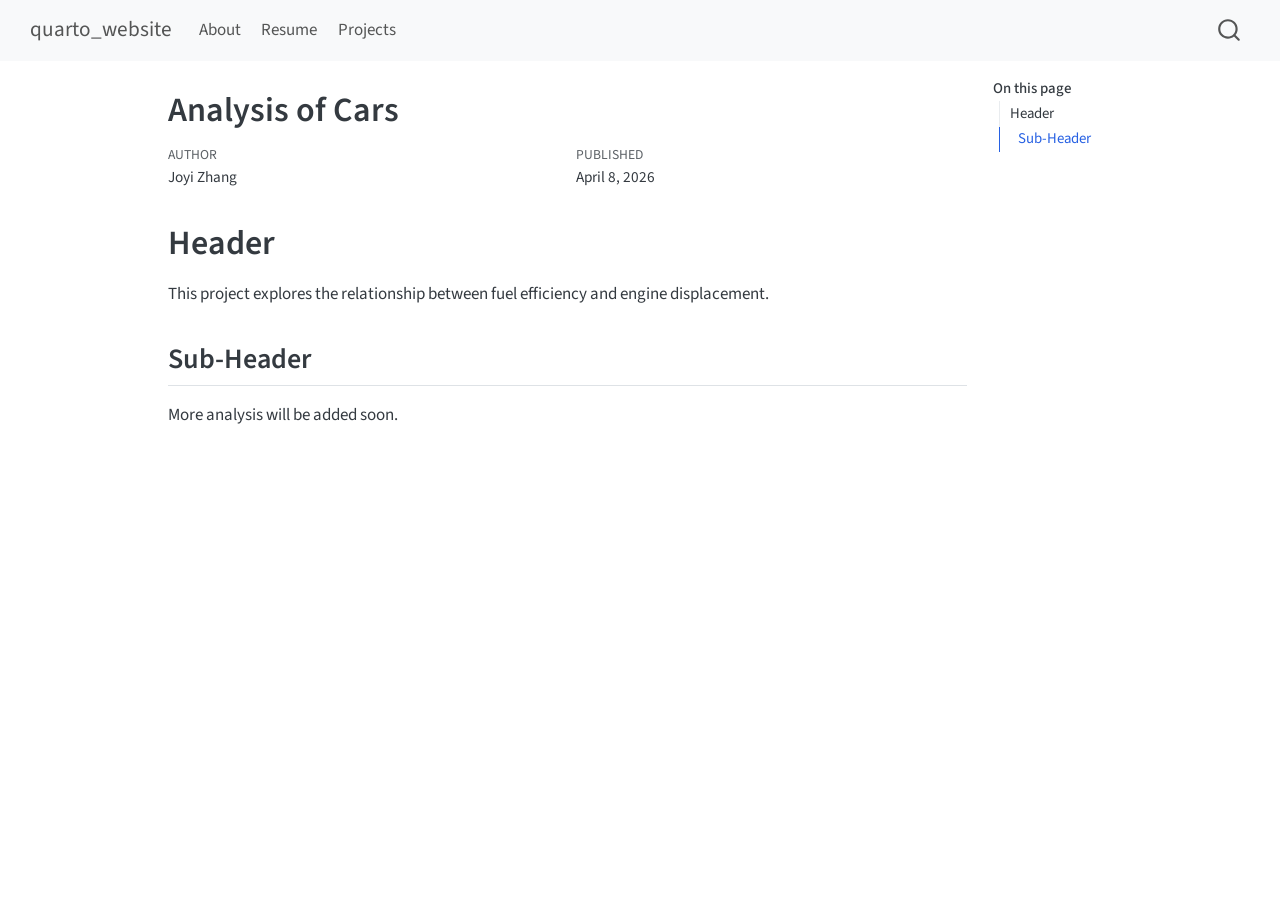
<file: docs/projects/project1/index.html>
<!DOCTYPE html>
<html xmlns="http://www.w3.org/1999/xhtml" lang="en" xml:lang="en"><head>

<meta charset="utf-8">
<meta name="generator" content="quarto-1.9.13">

<meta name="viewport" content="width=device-width, initial-scale=1.0, user-scalable=yes">

<meta name="author" content="Joyi Zhang">
<meta name="dcterms.date" content="2026-04-08">

<title>Analysis of Cars – quarto_website</title>
<style>
code{white-space: pre-wrap;}
span.smallcaps{font-variant: small-caps;}
div.columns{display: flex; gap: min(4vw, 1.5em);}
div.column{flex: auto; overflow-x: auto;}
div.hanging-indent{margin-left: 1.5em; text-indent: -1.5em;}
ul.task-list{list-style: none;}
ul.task-list li input[type="checkbox"] {
  width: 0.8em;
  margin: 0 0.8em 0.2em -1em; /* quarto-specific, see https://github.com/quarto-dev/quarto-cli/issues/4556 */ 
  vertical-align: middle;
}
</style>


<script src="../../site_libs/quarto-nav/quarto-nav.js"></script>
<script src="../../site_libs/quarto-nav/headroom.min.js"></script>
<script src="../../site_libs/clipboard/clipboard.min.js"></script>
<script src="../../site_libs/quarto-search/autocomplete.umd.js"></script>
<script src="../../site_libs/quarto-search/fuse.min.js"></script>
<script src="../../site_libs/quarto-search/quarto-search.js"></script>
<meta name="quarto:offset" content="../../">
<script src="../../site_libs/quarto-html/quarto.js" type="module"></script>
<script src="../../site_libs/quarto-html/tabsets/tabsets.js" type="module"></script>
<script src="../../site_libs/quarto-html/axe/axe-check.js" type="module"></script>
<script src="../../site_libs/quarto-html/popper.min.js"></script>
<script src="../../site_libs/quarto-html/tippy.umd.min.js"></script>
<script src="../../site_libs/quarto-html/anchor.min.js"></script>
<link href="../../site_libs/quarto-html/tippy.css" rel="stylesheet">
<link href="../../site_libs/quarto-html/quarto-syntax-highlighting-ac077c1e730dfeb5e42400639d17284e.css" rel="stylesheet" id="quarto-text-highlighting-styles">
<script src="../../site_libs/bootstrap/bootstrap.min.js"></script>
<link href="../../site_libs/bootstrap/bootstrap-icons.css" rel="stylesheet">
<link href="../../site_libs/bootstrap/bootstrap-0f2d59e8e7c0c813f6c7a8c26bed01a4.min.css" rel="stylesheet" append-hash="true" id="quarto-bootstrap" data-mode="light">
<script id="quarto-search-options" type="application/json">{
  "location": "navbar",
  "copy-button": false,
  "collapse-after": 3,
  "panel-placement": "end",
  "type": "overlay",
  "limit": 50,
  "keyboard-shortcut": [
    "f",
    "/",
    "s"
  ],
  "show-item-context": false,
  "language": {
    "search-no-results-text": "No results",
    "search-matching-documents-text": "matching documents",
    "search-copy-link-title": "Copy link to search",
    "search-hide-matches-text": "Hide additional matches",
    "search-more-match-text": "more match in this document",
    "search-more-matches-text": "more matches in this document",
    "search-clear-button-title": "Clear",
    "search-text-placeholder": "",
    "search-detached-cancel-button-title": "Cancel",
    "search-submit-button-title": "Submit",
    "search-label": "Search"
  }
}</script>


<link rel="stylesheet" href="../../styles.css">
</head>

<body class="nav-fixed quarto-light">

<div id="quarto-search-results"></div>
  <header id="quarto-header" class="headroom fixed-top">
    <nav class="navbar navbar-expand-lg " data-bs-theme="dark">
      <div class="navbar-container container-fluid">
      <div class="navbar-brand-container mx-auto">
    <a class="navbar-brand" href="../../index.html">
    <span class="navbar-title">quarto_website</span>
    </a>
  </div>
            <div id="quarto-search" class="" title="Search"></div>
          <button class="navbar-toggler" type="button" data-bs-toggle="collapse" data-bs-target="#navbarCollapse" aria-controls="navbarCollapse" role="menu" aria-expanded="false" aria-label="Toggle navigation" onclick="if (window.quartoToggleHeadroom) { window.quartoToggleHeadroom(); }">
  <span class="navbar-toggler-icon"></span>
</button>
          <div class="collapse navbar-collapse" id="navbarCollapse">
            <ul class="navbar-nav navbar-nav-scroll me-auto">
  <li class="nav-item">
    <a class="nav-link" href="../../index.html"> 
<span class="menu-text">About</span></a>
  </li>  
  <li class="nav-item">
    <a class="nav-link" href="../../resume.html"> 
<span class="menu-text">Resume</span></a>
  </li>  
  <li class="nav-item">
    <a class="nav-link" href="../../projects.html"> 
<span class="menu-text">Projects</span></a>
  </li>  
</ul>
          </div> <!-- /navcollapse -->
            <div class="quarto-navbar-tools">
</div>
      </div> <!-- /container-fluid -->
    </nav>
</header>
<!-- content -->
<div id="quarto-content" class="quarto-container page-columns page-rows-contents page-layout-article page-navbar">
<!-- sidebar -->
<!-- margin-sidebar -->
    <div id="quarto-margin-sidebar" class="sidebar margin-sidebar">
        <nav id="TOC" role="doc-toc" class="toc-active">
    <h2 id="toc-title">On this page</h2>
   
  <ul>
  <li><a href="#header" id="toc-header" class="nav-link active" data-scroll-target="#header">Header</a>
  <ul class="collapse">
  <li><a href="#sub-header" id="toc-sub-header" class="nav-link" data-scroll-target="#sub-header">Sub-Header</a></li>
  </ul></li>
  </ul>
</nav>
    </div>
<!-- main -->
<main class="content" id="quarto-document-content">

<header id="title-block-header" class="quarto-title-block default">
<div class="quarto-title">
<h1 class="title">Analysis of Cars</h1>
</div>



<div class="quarto-title-meta">

    <div>
    <div class="quarto-title-meta-heading">Author</div>
    <div class="quarto-title-meta-contents">
             <p>Joyi Zhang </p>
          </div>
  </div>
    
    <div>
    <div class="quarto-title-meta-heading">Published</div>
    <div class="quarto-title-meta-contents">
      <p class="date">April 8, 2026</p>
    </div>
  </div>
  
    
  </div>
  


</header>


<section id="header" class="level1">
<h1>Header</h1>
<p>This project explores the relationship between fuel efficiency and engine displacement.</p>
<section id="sub-header" class="level2">
<h2 class="anchored" data-anchor-id="sub-header">Sub-Header</h2>
<p>More analysis will be added soon.</p>


</section>
</section>

</main> <!-- /main -->
<script id="quarto-html-after-body" type="application/javascript">
  window.document.addEventListener("DOMContentLoaded", function (event) {
    const icon = "";
    const anchorJS = new window.AnchorJS();
    anchorJS.options = {
      placement: 'right',
      icon: icon
    };
    anchorJS.add('.anchored');
    const isCodeAnnotation = (el) => {
      for (const clz of el.classList) {
        if (clz.startsWith('code-annotation-')) {                     
          return true;
        }
      }
      return false;
    }
    const onCopySuccess = function(e) {
      // button target
      const button = e.trigger;
      // don't keep focus
      button.blur();
      // flash "checked"
      button.classList.add('code-copy-button-checked');
      var currentTitle = button.getAttribute("title");
      button.setAttribute("title", "Copied!");
      let tooltip;
      if (window.bootstrap) {
        button.setAttribute("data-bs-toggle", "tooltip");
        button.setAttribute("data-bs-placement", "left");
        button.setAttribute("data-bs-title", "Copied!");
        tooltip = new bootstrap.Tooltip(button, 
          { trigger: "manual", 
            customClass: "code-copy-button-tooltip",
            offset: [0, -8]});
        tooltip.show();    
      }
      setTimeout(function() {
        if (tooltip) {
          tooltip.hide();
          button.removeAttribute("data-bs-title");
          button.removeAttribute("data-bs-toggle");
          button.removeAttribute("data-bs-placement");
        }
        button.setAttribute("title", currentTitle);
        button.classList.remove('code-copy-button-checked');
      }, 1000);
      // clear code selection
      e.clearSelection();
    }
    const getTextToCopy = function(trigger) {
      const outerScaffold = trigger.parentElement.cloneNode(true);
      const codeEl = outerScaffold.querySelector('code');
      for (const childEl of codeEl.children) {
        if (isCodeAnnotation(childEl)) {
          childEl.remove();
        }
      }
      return codeEl.innerText;
    }
    const clipboard = new window.ClipboardJS('.code-copy-button:not([data-in-quarto-modal])', {
      text: getTextToCopy
    });
    clipboard.on('success', onCopySuccess);
    if (window.document.getElementById('quarto-embedded-source-code-modal')) {
      const clipboardModal = new window.ClipboardJS('.code-copy-button[data-in-quarto-modal]', {
        text: getTextToCopy,
        container: window.document.getElementById('quarto-embedded-source-code-modal')
      });
      clipboardModal.on('success', onCopySuccess);
    }
      var localhostRegex = new RegExp(/^(?:http|https):\/\/localhost\:?[0-9]*\//);
      var mailtoRegex = new RegExp(/^mailto:/);
        var filterRegex = new RegExp('/' + window.location.host + '/');
      var isInternal = (href) => {
          return filterRegex.test(href) || localhostRegex.test(href) || mailtoRegex.test(href);
      }
      // Inspect non-navigation links and adorn them if external
     var links = window.document.querySelectorAll('a[href]:not(.nav-link):not(.navbar-brand):not(.toc-action):not(.sidebar-link):not(.sidebar-item-toggle):not(.pagination-link):not(.no-external):not([aria-hidden]):not(.dropdown-item):not(.quarto-navigation-tool):not(.about-link)');
      for (var i=0; i<links.length; i++) {
        const link = links[i];
        if (!isInternal(link.href)) {
          // undo the damage that might have been done by quarto-nav.js in the case of
          // links that we want to consider external
          if (link.dataset.originalHref !== undefined) {
            link.href = link.dataset.originalHref;
          }
        }
      }
    function tippyHover(el, contentFn, onTriggerFn, onUntriggerFn) {
      const config = {
        allowHTML: true,
        maxWidth: 500,
        delay: 100,
        arrow: false,
        appendTo: function(el) {
            return el.parentElement;
        },
        interactive: true,
        interactiveBorder: 10,
        theme: 'quarto',
        placement: 'bottom-start',
      };
      if (contentFn) {
        config.content = contentFn;
      }
      if (onTriggerFn) {
        config.onTrigger = onTriggerFn;
      }
      if (onUntriggerFn) {
        config.onUntrigger = onUntriggerFn;
      }
      window.tippy(el, config); 
    }
    const noterefs = window.document.querySelectorAll('a[role="doc-noteref"]');
    for (var i=0; i<noterefs.length; i++) {
      const ref = noterefs[i];
      tippyHover(ref, function() {
        // use id or data attribute instead here
        let href = ref.getAttribute('data-footnote-href') || ref.getAttribute('href');
        try { href = new URL(href).hash; } catch {}
        const id = href.replace(/^#\/?/, "");
        const note = window.document.getElementById(id);
        if (note) {
          return note.innerHTML;
        } else {
          return "";
        }
      });
    }
    const xrefs = window.document.querySelectorAll('a.quarto-xref');
    const processXRef = (id, note) => {
      // Strip column container classes
      const stripColumnClz = (el) => {
        el.classList.remove("page-full", "page-columns");
        if (el.children) {
          for (const child of el.children) {
            stripColumnClz(child);
          }
        }
      }
      stripColumnClz(note)
      if (id === null || id.startsWith('sec-')) {
        // Special case sections, only their first couple elements
        const container = document.createElement("div");
        if (note.children && note.children.length > 2) {
          container.appendChild(note.children[0].cloneNode(true));
          for (let i = 1; i < note.children.length; i++) {
            const child = note.children[i];
            if (child.tagName === "P" && child.innerText === "") {
              continue;
            } else {
              container.appendChild(child.cloneNode(true));
              break;
            }
          }
          if (window.Quarto?.typesetMath) {
            window.Quarto.typesetMath(container);
          }
          return container.innerHTML
        } else {
          if (window.Quarto?.typesetMath) {
            window.Quarto.typesetMath(note);
          }
          return note.innerHTML;
        }
      } else {
        // Remove any anchor links if they are present
        const anchorLink = note.querySelector('a.anchorjs-link');
        if (anchorLink) {
          anchorLink.remove();
        }
        if (window.Quarto?.typesetMath) {
          window.Quarto.typesetMath(note);
        }
        if (note.classList.contains("callout")) {
          return note.outerHTML;
        } else {
          return note.innerHTML;
        }
      }
    }
    for (var i=0; i<xrefs.length; i++) {
      const xref = xrefs[i];
      tippyHover(xref, undefined, function(instance) {
        instance.disable();
        let url = xref.getAttribute('href');
        let hash = undefined; 
        if (url.startsWith('#')) {
          hash = url;
        } else {
          try { hash = new URL(url).hash; } catch {}
        }
        if (hash) {
          const id = hash.replace(/^#\/?/, "");
          const note = window.document.getElementById(id);
          if (note !== null) {
            try {
              const html = processXRef(id, note.cloneNode(true));
              instance.setContent(html);
            } finally {
              instance.enable();
              instance.show();
            }
          } else {
            // See if we can fetch this
            fetch(url.split('#')[0])
            .then(res => res.text())
            .then(html => {
              const parser = new DOMParser();
              const htmlDoc = parser.parseFromString(html, "text/html");
              const note = htmlDoc.getElementById(id);
              if (note !== null) {
                const html = processXRef(id, note);
                instance.setContent(html);
              } 
            }).finally(() => {
              instance.enable();
              instance.show();
            });
          }
        } else {
          // See if we can fetch a full url (with no hash to target)
          // This is a special case and we should probably do some content thinning / targeting
          fetch(url)
          .then(res => res.text())
          .then(html => {
            const parser = new DOMParser();
            const htmlDoc = parser.parseFromString(html, "text/html");
            const note = htmlDoc.querySelector('main.content');
            if (note !== null) {
              // This should only happen for chapter cross references
              // (since there is no id in the URL)
              // remove the first header
              if (note.children.length > 0 && note.children[0].tagName === "HEADER") {
                note.children[0].remove();
              }
              const html = processXRef(null, note);
              instance.setContent(html);
            } 
          }).finally(() => {
            instance.enable();
            instance.show();
          });
        }
      }, function(instance) {
      });
    }
        let selectedAnnoteEl;
        const selectorForAnnotation = ( cell, annotation) => {
          let cellAttr = 'data-code-cell="' + cell + '"';
          let lineAttr = 'data-code-annotation="' +  annotation + '"';
          const selector = 'span[' + cellAttr + '][' + lineAttr + ']';
          return selector;
        }
        const selectCodeLines = (annoteEl) => {
          const doc = window.document;
          const targetCell = annoteEl.getAttribute("data-target-cell");
          const targetAnnotation = annoteEl.getAttribute("data-target-annotation");
          const annoteSpan = window.document.querySelector(selectorForAnnotation(targetCell, targetAnnotation));
          const lines = annoteSpan.getAttribute("data-code-lines").split(",");
          const lineIds = lines.map((line) => {
            return targetCell + "-" + line;
          })
          let top = null;
          let height = null;
          let parent = null;
          if (lineIds.length > 0) {
              //compute the position of the single el (top and bottom and make a div)
              const el = window.document.getElementById(lineIds[0]);
              top = el.offsetTop;
              height = el.offsetHeight;
              parent = el.parentElement.parentElement;
            if (lineIds.length > 1) {
              const lastEl = window.document.getElementById(lineIds[lineIds.length - 1]);
              const bottom = lastEl.offsetTop + lastEl.offsetHeight;
              height = bottom - top;
            }
            if (top !== null && height !== null && parent !== null) {
              // cook up a div (if necessary) and position it 
              let div = window.document.getElementById("code-annotation-line-highlight");
              if (div === null) {
                div = window.document.createElement("div");
                div.setAttribute("id", "code-annotation-line-highlight");
                div.style.position = 'absolute';
                parent.appendChild(div);
              }
              div.style.top = top - 2 + "px";
              div.style.height = height + 4 + "px";
              div.style.left = 0;
              let gutterDiv = window.document.getElementById("code-annotation-line-highlight-gutter");
              if (gutterDiv === null) {
                gutterDiv = window.document.createElement("div");
                gutterDiv.setAttribute("id", "code-annotation-line-highlight-gutter");
                gutterDiv.style.position = 'absolute';
                const codeCell = window.document.getElementById(targetCell);
                const gutter = codeCell.querySelector('.code-annotation-gutter');
                gutter.appendChild(gutterDiv);
              }
              gutterDiv.style.top = top - 2 + "px";
              gutterDiv.style.height = height + 4 + "px";
            }
            selectedAnnoteEl = annoteEl;
          }
        };
        const unselectCodeLines = () => {
          const elementsIds = ["code-annotation-line-highlight", "code-annotation-line-highlight-gutter"];
          elementsIds.forEach((elId) => {
            const div = window.document.getElementById(elId);
            if (div) {
              div.remove();
            }
          });
          selectedAnnoteEl = undefined;
        };
          // Handle positioning of the toggle
      window.addEventListener(
        "resize",
        throttle(() => {
          elRect = undefined;
          if (selectedAnnoteEl) {
            selectCodeLines(selectedAnnoteEl);
          }
        }, 10)
      );
      function throttle(fn, ms) {
      let throttle = false;
      let timer;
        return (...args) => {
          if(!throttle) { // first call gets through
              fn.apply(this, args);
              throttle = true;
          } else { // all the others get throttled
              if(timer) clearTimeout(timer); // cancel #2
              timer = setTimeout(() => {
                fn.apply(this, args);
                timer = throttle = false;
              }, ms);
          }
        };
      }
        // Attach click handler to the DT
        const annoteDls = window.document.querySelectorAll('dt[data-target-cell]');
        for (const annoteDlNode of annoteDls) {
          annoteDlNode.addEventListener('click', (event) => {
            const clickedEl = event.target;
            if (clickedEl !== selectedAnnoteEl) {
              unselectCodeLines();
              const activeEl = window.document.querySelector('dt[data-target-cell].code-annotation-active');
              if (activeEl) {
                activeEl.classList.remove('code-annotation-active');
              }
              selectCodeLines(clickedEl);
              clickedEl.classList.add('code-annotation-active');
            } else {
              // Unselect the line
              unselectCodeLines();
              clickedEl.classList.remove('code-annotation-active');
            }
          });
        }
    const findCites = (el) => {
      const parentEl = el.parentElement;
      if (parentEl) {
        const cites = parentEl.dataset.cites;
        if (cites) {
          return {
            el,
            cites: cites.split(' ')
          };
        } else {
          return findCites(el.parentElement)
        }
      } else {
        return undefined;
      }
    };
    var bibliorefs = window.document.querySelectorAll('a[role="doc-biblioref"]');
    for (var i=0; i<bibliorefs.length; i++) {
      const ref = bibliorefs[i];
      const citeInfo = findCites(ref);
      if (citeInfo) {
        tippyHover(citeInfo.el, function() {
          var popup = window.document.createElement('div');
          citeInfo.cites.forEach(function(cite) {
            var citeDiv = window.document.createElement('div');
            citeDiv.classList.add('hanging-indent');
            citeDiv.classList.add('csl-entry');
            var biblioDiv = window.document.getElementById('ref-' + cite);
            if (biblioDiv) {
              citeDiv.innerHTML = biblioDiv.innerHTML;
            }
            popup.appendChild(citeDiv);
          });
          return popup.innerHTML;
        });
      }
    }
  });
  </script>
</div> <!-- /content -->




</body></html>
</file>
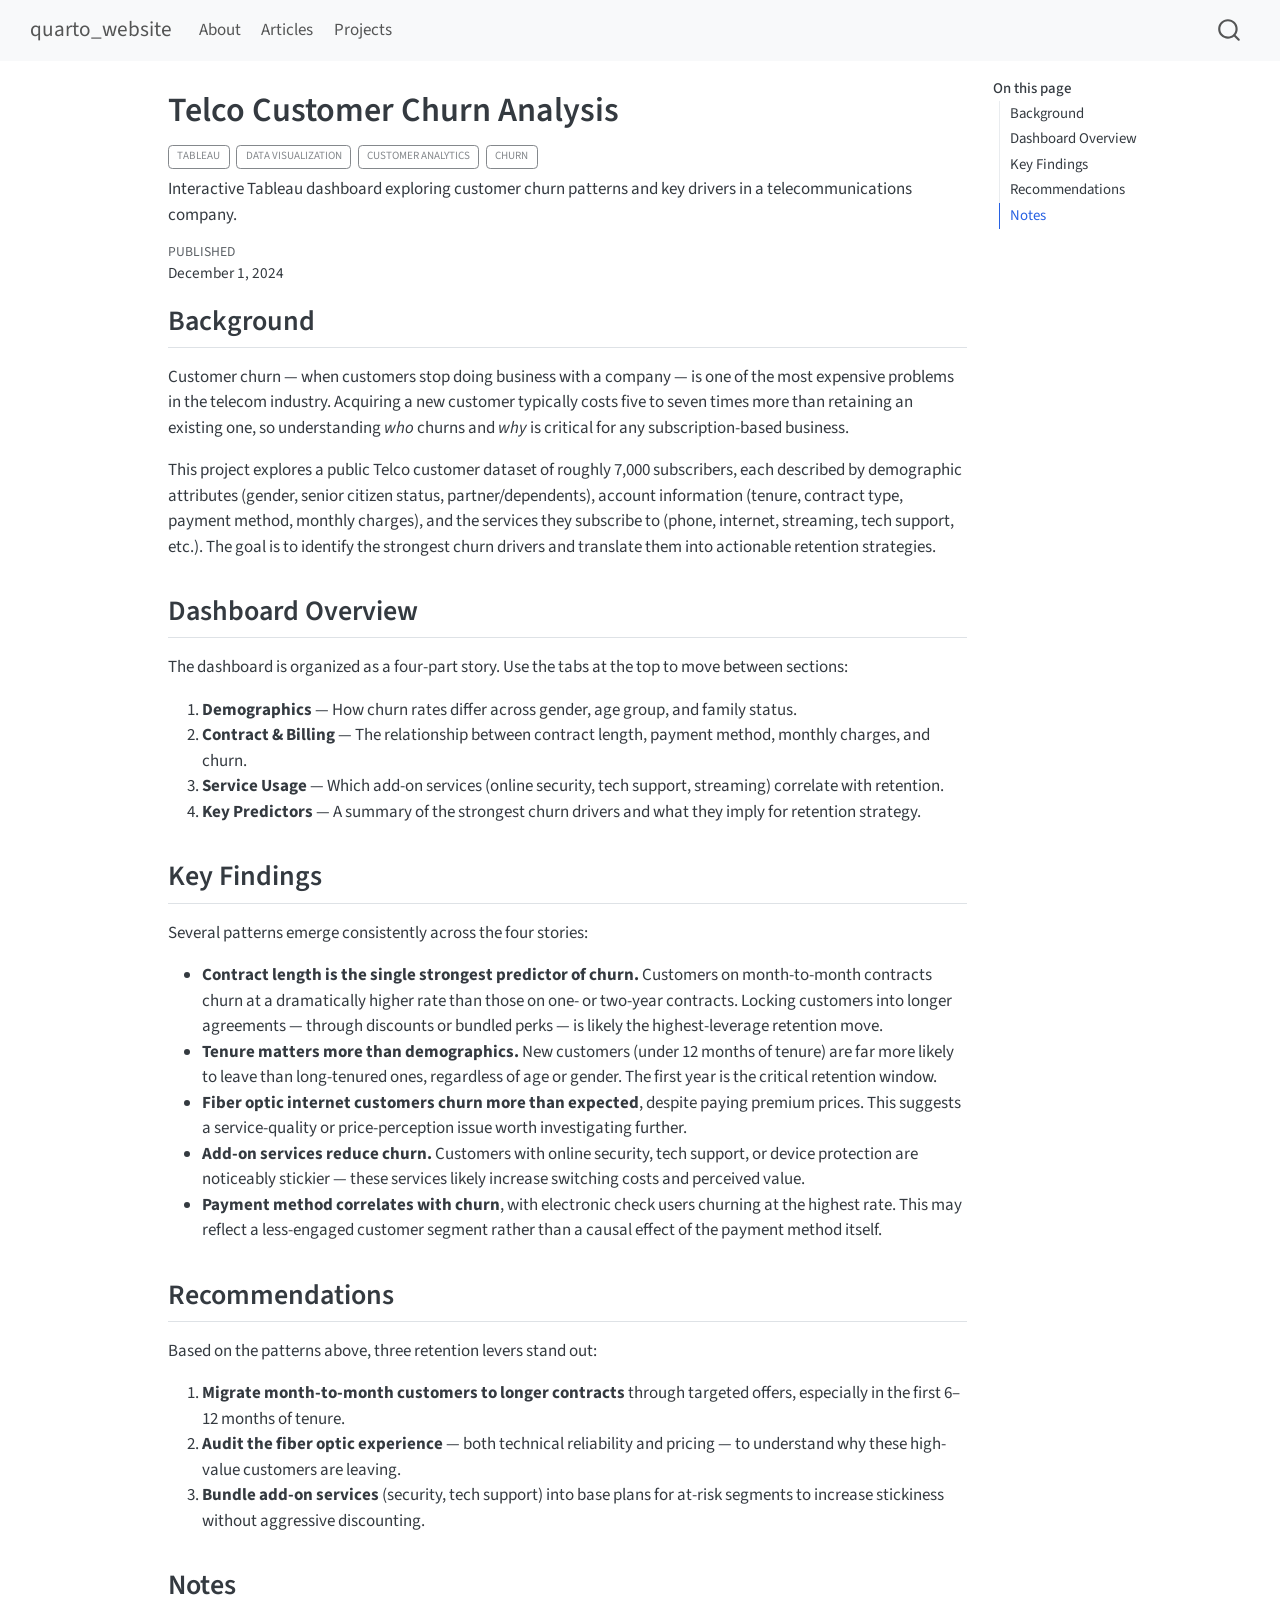
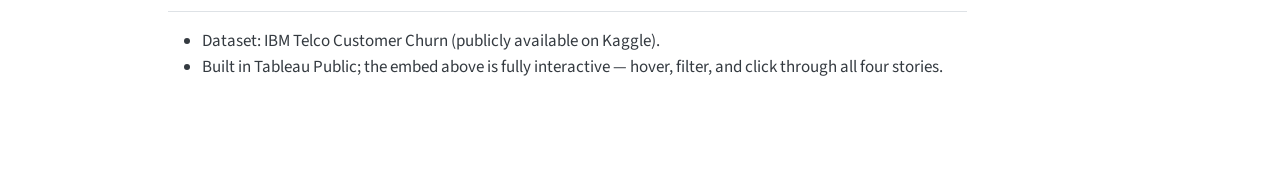
<file: docs/projects/project2/index.html>
<!DOCTYPE html>
<html xmlns="http://www.w3.org/1999/xhtml" lang="en" xml:lang="en"><head>

<meta charset="utf-8">
<meta name="generator" content="quarto-1.9.13">

<meta name="viewport" content="width=device-width, initial-scale=1.0, user-scalable=yes">

<meta name="dcterms.date" content="2024-12-01">
<meta name="description" content="Interactive Tableau dashboard exploring customer churn patterns and key drivers in a telecommunications company.">

<title>Telco Customer Churn Analysis – quarto_website</title>
<style>
code{white-space: pre-wrap;}
span.smallcaps{font-variant: small-caps;}
div.columns{display: flex; gap: min(4vw, 1.5em);}
div.column{flex: auto; overflow-x: auto;}
div.hanging-indent{margin-left: 1.5em; text-indent: -1.5em;}
ul.task-list{list-style: none;}
ul.task-list li input[type="checkbox"] {
  width: 0.8em;
  margin: 0 0.8em 0.2em -1em; /* quarto-specific, see https://github.com/quarto-dev/quarto-cli/issues/4556 */ 
  vertical-align: middle;
}
</style>


<script src="../../site_libs/quarto-nav/quarto-nav.js"></script>
<script src="../../site_libs/quarto-nav/headroom.min.js"></script>
<script src="../../site_libs/clipboard/clipboard.min.js"></script>
<script src="../../site_libs/quarto-search/autocomplete.umd.js"></script>
<script src="../../site_libs/quarto-search/fuse.min.js"></script>
<script src="../../site_libs/quarto-search/quarto-search.js"></script>
<meta name="quarto:offset" content="../../">
<script src="../../site_libs/quarto-html/quarto.js" type="module"></script>
<script src="../../site_libs/quarto-html/tabsets/tabsets.js" type="module"></script>
<script src="../../site_libs/quarto-html/axe/axe-check.js" type="module"></script>
<script src="../../site_libs/quarto-html/popper.min.js"></script>
<script src="../../site_libs/quarto-html/tippy.umd.min.js"></script>
<script src="../../site_libs/quarto-html/anchor.min.js"></script>
<link href="../../site_libs/quarto-html/tippy.css" rel="stylesheet">
<link href="../../site_libs/quarto-html/quarto-syntax-highlighting-ac077c1e730dfeb5e42400639d17284e.css" rel="stylesheet" id="quarto-text-highlighting-styles">
<script src="../../site_libs/bootstrap/bootstrap.min.js"></script>
<link href="../../site_libs/bootstrap/bootstrap-icons.css" rel="stylesheet">
<link href="../../site_libs/bootstrap/bootstrap-0f2d59e8e7c0c813f6c7a8c26bed01a4.min.css" rel="stylesheet" append-hash="true" id="quarto-bootstrap" data-mode="light">
<script id="quarto-search-options" type="application/json">{
  "location": "navbar",
  "copy-button": false,
  "collapse-after": 3,
  "panel-placement": "end",
  "type": "overlay",
  "limit": 50,
  "keyboard-shortcut": [
    "f",
    "/",
    "s"
  ],
  "show-item-context": false,
  "language": {
    "search-no-results-text": "No results",
    "search-matching-documents-text": "matching documents",
    "search-copy-link-title": "Copy link to search",
    "search-hide-matches-text": "Hide additional matches",
    "search-more-match-text": "more match in this document",
    "search-more-matches-text": "more matches in this document",
    "search-clear-button-title": "Clear",
    "search-text-placeholder": "",
    "search-detached-cancel-button-title": "Cancel",
    "search-submit-button-title": "Submit",
    "search-label": "Search"
  }
}</script>


<link rel="stylesheet" href="../../styles.css">
</head>

<body class="nav-fixed quarto-light">

<div id="quarto-search-results"></div>
  <header id="quarto-header" class="headroom fixed-top">
    <nav class="navbar navbar-expand-lg " data-bs-theme="dark">
      <div class="navbar-container container-fluid">
      <div class="navbar-brand-container mx-auto">
    <a class="navbar-brand" href="../../index.html">
    <span class="navbar-title">quarto_website</span>
    </a>
  </div>
            <div id="quarto-search" class="" title="Search"></div>
          <button class="navbar-toggler" type="button" data-bs-toggle="collapse" data-bs-target="#navbarCollapse" aria-controls="navbarCollapse" role="menu" aria-expanded="false" aria-label="Toggle navigation" onclick="if (window.quartoToggleHeadroom) { window.quartoToggleHeadroom(); }">
  <span class="navbar-toggler-icon"></span>
</button>
          <div class="collapse navbar-collapse" id="navbarCollapse">
            <ul class="navbar-nav navbar-nav-scroll me-auto">
  <li class="nav-item">
    <a class="nav-link" href="../../index.html"> 
<span class="menu-text">About</span></a>
  </li>  
  <li class="nav-item">
    <a class="nav-link" href="../../articles.html"> 
<span class="menu-text">Articles</span></a>
  </li>  
  <li class="nav-item">
    <a class="nav-link" href="../../projects.html"> 
<span class="menu-text">Projects</span></a>
  </li>  
</ul>
          </div> <!-- /navcollapse -->
            <div class="quarto-navbar-tools">
</div>
      </div> <!-- /container-fluid -->
    </nav>
</header>
<!-- content -->
<div id="quarto-content" class="quarto-container page-columns page-rows-contents page-layout-article page-navbar">
<!-- sidebar -->
<!-- margin-sidebar -->
    <div id="quarto-margin-sidebar" class="sidebar margin-sidebar">
        <nav id="TOC" role="doc-toc" class="toc-active">
    <h2 id="toc-title">On this page</h2>
   
  <ul>
  <li><a href="#background" id="toc-background" class="nav-link active" data-scroll-target="#background">Background</a></li>
  <li><a href="#dashboard-overview" id="toc-dashboard-overview" class="nav-link" data-scroll-target="#dashboard-overview">Dashboard Overview</a></li>
  <li><a href="#key-findings" id="toc-key-findings" class="nav-link" data-scroll-target="#key-findings">Key Findings</a></li>
  <li><a href="#recommendations" id="toc-recommendations" class="nav-link" data-scroll-target="#recommendations">Recommendations</a></li>
  <li><a href="#notes" id="toc-notes" class="nav-link" data-scroll-target="#notes">Notes</a></li>
  </ul>
</nav>
    </div>
<!-- main -->
<main class="content" id="quarto-document-content">

<header id="title-block-header" class="quarto-title-block default">
<div class="quarto-title">
<h1 class="title">Telco Customer Churn Analysis</h1>
  <div class="quarto-categories">
    <div class="quarto-category">Tableau</div>
    <div class="quarto-category">Data Visualization</div>
    <div class="quarto-category">Customer Analytics</div>
    <div class="quarto-category">Churn</div>
  </div>
  </div>

<div>
  <div class="description">
    Interactive Tableau dashboard exploring customer churn patterns and key drivers in a telecommunications company.
  </div>
</div>


<div class="quarto-title-meta">

    
    <div>
    <div class="quarto-title-meta-heading">Published</div>
    <div class="quarto-title-meta-contents">
      <p class="date">December 1, 2024</p>
    </div>
  </div>
  
    
  </div>
  


</header>


<section id="background" class="level2">
<h2 class="anchored" data-anchor-id="background">Background</h2>
<p>Customer churn — when customers stop doing business with a company — is one of the most expensive problems in the telecom industry. Acquiring a new customer typically costs five to seven times more than retaining an existing one, so understanding <em>who</em> churns and <em>why</em> is critical for any subscription-based business.</p>
<p>This project explores a public Telco customer dataset of roughly 7,000 subscribers, each described by demographic attributes (gender, senior citizen status, partner/dependents), account information (tenure, contract type, payment method, monthly charges), and the services they subscribe to (phone, internet, streaming, tech support, etc.). The goal is to identify the strongest churn drivers and translate them into actionable retention strategies.</p>
</section>
<section id="dashboard-overview" class="level2">
<h2 class="anchored" data-anchor-id="dashboard-overview">Dashboard Overview</h2>
<p>The dashboard is organized as a four-part story. Use the tabs at the top to move between sections:</p>
<ol type="1">
<li><strong>Demographics</strong> — How churn rates differ across gender, age group, and family status.</li>
<li><strong>Contract &amp; Billing</strong> — The relationship between contract length, payment method, monthly charges, and churn.</li>
<li><strong>Service Usage</strong> — Which add-on services (online security, tech support, streaming) correlate with retention.</li>
<li><strong>Key Predictors</strong> — A summary of the strongest churn drivers and what they imply for retention strategy.</li>
</ol>
<div class="tableauPlaceholder" id="viz_telco" style="position: relative; margin: 1.5rem 0;">
  <noscript>
    <a href="https://public.tableau.com/app/profile/joyi.zhang/viz/telcocustomerchurn_17688971802380/Story1">
      <img alt="Telco Customer Churn" src="https://public.tableau.com/static/images/te/telcocustomerchurn_17688971802380/Story1/1_rss.png" style="border: none">
    </a>
  </noscript>
  <object class="tableauViz" style="display:none;">
    <param name="host_url" value="https%3A%2F%2Fpublic.tableau.com%2F">
    <param name="embed_code_version" value="3">
    <param name="site_root" value="">
    <param name="name" value="telcocustomerchurn_17688971802380/Story1">
    <param name="tabs" value="yes">
    <param name="toolbar" value="yes">
    <param name="static_image" value="https://public.tableau.com/static/images/te/telcocustomerchurn_17688971802380/Story1/1.png">
    <param name="animate_transition" value="yes">
    <param name="display_static_image" value="yes">
    <param name="display_spinner" value="yes">
    <param name="display_overlay" value="yes">
    <param name="display_count" value="yes">
    <param name="language" value="en-US">
  </object>
</div>
<script type="text/javascript">
  var divElement = document.getElementById('viz_telco');
  var vizElement = divElement.getElementsByTagName('object')[0];
  vizElement.style.width = '100%';
  vizElement.style.height = (divElement.offsetWidth * 0.78) + 'px';
  var scriptElement = document.createElement('script');
  scriptElement.src = 'https://public.tableau.com/javascripts/api/viz_v1.js';
  vizElement.parentNode.insertBefore(scriptElement, vizElement);
</script>
</section>
<section id="key-findings" class="level2">
<h2 class="anchored" data-anchor-id="key-findings">Key Findings</h2>
<p>Several patterns emerge consistently across the four stories:</p>
<ul>
<li><strong>Contract length is the single strongest predictor of churn.</strong> Customers on month-to-month contracts churn at a dramatically higher rate than those on one- or two-year contracts. Locking customers into longer agreements — through discounts or bundled perks — is likely the highest-leverage retention move.</li>
<li><strong>Tenure matters more than demographics.</strong> New customers (under 12 months of tenure) are far more likely to leave than long-tenured ones, regardless of age or gender. The first year is the critical retention window.</li>
<li><strong>Fiber optic internet customers churn more than expected</strong>, despite paying premium prices. This suggests a service-quality or price-perception issue worth investigating further.</li>
<li><strong>Add-on services reduce churn.</strong> Customers with online security, tech support, or device protection are noticeably stickier — these services likely increase switching costs and perceived value.</li>
<li><strong>Payment method correlates with churn</strong>, with electronic check users churning at the highest rate. This may reflect a less-engaged customer segment rather than a causal effect of the payment method itself.</li>
</ul>
</section>
<section id="recommendations" class="level2">
<h2 class="anchored" data-anchor-id="recommendations">Recommendations</h2>
<p>Based on the patterns above, three retention levers stand out:</p>
<ol type="1">
<li><strong>Migrate month-to-month customers to longer contracts</strong> through targeted offers, especially in the first 6–12 months of tenure.</li>
<li><strong>Audit the fiber optic experience</strong> — both technical reliability and pricing — to understand why these high-value customers are leaving.</li>
<li><strong>Bundle add-on services</strong> (security, tech support) into base plans for at-risk segments to increase stickiness without aggressive discounting.</li>
</ol>
</section>
<section id="notes" class="level2">
<h2 class="anchored" data-anchor-id="notes">Notes</h2>
<ul>
<li>Dataset: IBM Telco Customer Churn (publicly available on Kaggle).</li>
<li>Built in Tableau Public; the embed above is fully interactive — hover, filter, and click through all four stories.</li>
</ul>


</section>

</main> <!-- /main -->
<script id="quarto-html-after-body" type="application/javascript">
  window.document.addEventListener("DOMContentLoaded", function (event) {
    const icon = "";
    const anchorJS = new window.AnchorJS();
    anchorJS.options = {
      placement: 'right',
      icon: icon
    };
    anchorJS.add('.anchored');
    const isCodeAnnotation = (el) => {
      for (const clz of el.classList) {
        if (clz.startsWith('code-annotation-')) {                     
          return true;
        }
      }
      return false;
    }
    const onCopySuccess = function(e) {
      // button target
      const button = e.trigger;
      // don't keep focus
      button.blur();
      // flash "checked"
      button.classList.add('code-copy-button-checked');
      var currentTitle = button.getAttribute("title");
      button.setAttribute("title", "Copied!");
      let tooltip;
      if (window.bootstrap) {
        button.setAttribute("data-bs-toggle", "tooltip");
        button.setAttribute("data-bs-placement", "left");
        button.setAttribute("data-bs-title", "Copied!");
        tooltip = new bootstrap.Tooltip(button, 
          { trigger: "manual", 
            customClass: "code-copy-button-tooltip",
            offset: [0, -8]});
        tooltip.show();    
      }
      setTimeout(function() {
        if (tooltip) {
          tooltip.hide();
          button.removeAttribute("data-bs-title");
          button.removeAttribute("data-bs-toggle");
          button.removeAttribute("data-bs-placement");
        }
        button.setAttribute("title", currentTitle);
        button.classList.remove('code-copy-button-checked');
      }, 1000);
      // clear code selection
      e.clearSelection();
    }
    const getTextToCopy = function(trigger) {
      const outerScaffold = trigger.parentElement.cloneNode(true);
      const codeEl = outerScaffold.querySelector('code');
      for (const childEl of codeEl.children) {
        if (isCodeAnnotation(childEl)) {
          childEl.remove();
        }
      }
      return codeEl.innerText;
    }
    const clipboard = new window.ClipboardJS('.code-copy-button:not([data-in-quarto-modal])', {
      text: getTextToCopy
    });
    clipboard.on('success', onCopySuccess);
    if (window.document.getElementById('quarto-embedded-source-code-modal')) {
      const clipboardModal = new window.ClipboardJS('.code-copy-button[data-in-quarto-modal]', {
        text: getTextToCopy,
        container: window.document.getElementById('quarto-embedded-source-code-modal')
      });
      clipboardModal.on('success', onCopySuccess);
    }
      var localhostRegex = new RegExp(/^(?:http|https):\/\/localhost\:?[0-9]*\//);
      var mailtoRegex = new RegExp(/^mailto:/);
        var filterRegex = new RegExp('/' + window.location.host + '/');
      var isInternal = (href) => {
          return filterRegex.test(href) || localhostRegex.test(href) || mailtoRegex.test(href);
      }
      // Inspect non-navigation links and adorn them if external
     var links = window.document.querySelectorAll('a[href]:not(.nav-link):not(.navbar-brand):not(.toc-action):not(.sidebar-link):not(.sidebar-item-toggle):not(.pagination-link):not(.no-external):not([aria-hidden]):not(.dropdown-item):not(.quarto-navigation-tool):not(.about-link)');
      for (var i=0; i<links.length; i++) {
        const link = links[i];
        if (!isInternal(link.href)) {
          // undo the damage that might have been done by quarto-nav.js in the case of
          // links that we want to consider external
          if (link.dataset.originalHref !== undefined) {
            link.href = link.dataset.originalHref;
          }
        }
      }
    function tippyHover(el, contentFn, onTriggerFn, onUntriggerFn) {
      const config = {
        allowHTML: true,
        maxWidth: 500,
        delay: 100,
        arrow: false,
        appendTo: function(el) {
            return el.parentElement;
        },
        interactive: true,
        interactiveBorder: 10,
        theme: 'quarto',
        placement: 'bottom-start',
      };
      if (contentFn) {
        config.content = contentFn;
      }
      if (onTriggerFn) {
        config.onTrigger = onTriggerFn;
      }
      if (onUntriggerFn) {
        config.onUntrigger = onUntriggerFn;
      }
      window.tippy(el, config); 
    }
    const noterefs = window.document.querySelectorAll('a[role="doc-noteref"]');
    for (var i=0; i<noterefs.length; i++) {
      const ref = noterefs[i];
      tippyHover(ref, function() {
        // use id or data attribute instead here
        let href = ref.getAttribute('data-footnote-href') || ref.getAttribute('href');
        try { href = new URL(href).hash; } catch {}
        const id = href.replace(/^#\/?/, "");
        const note = window.document.getElementById(id);
        if (note) {
          return note.innerHTML;
        } else {
          return "";
        }
      });
    }
    const xrefs = window.document.querySelectorAll('a.quarto-xref');
    const processXRef = (id, note) => {
      // Strip column container classes
      const stripColumnClz = (el) => {
        el.classList.remove("page-full", "page-columns");
        if (el.children) {
          for (const child of el.children) {
            stripColumnClz(child);
          }
        }
      }
      stripColumnClz(note)
      if (id === null || id.startsWith('sec-')) {
        // Special case sections, only their first couple elements
        const container = document.createElement("div");
        if (note.children && note.children.length > 2) {
          container.appendChild(note.children[0].cloneNode(true));
          for (let i = 1; i < note.children.length; i++) {
            const child = note.children[i];
            if (child.tagName === "P" && child.innerText === "") {
              continue;
            } else {
              container.appendChild(child.cloneNode(true));
              break;
            }
          }
          if (window.Quarto?.typesetMath) {
            window.Quarto.typesetMath(container);
          }
          return container.innerHTML
        } else {
          if (window.Quarto?.typesetMath) {
            window.Quarto.typesetMath(note);
          }
          return note.innerHTML;
        }
      } else {
        // Remove any anchor links if they are present
        const anchorLink = note.querySelector('a.anchorjs-link');
        if (anchorLink) {
          anchorLink.remove();
        }
        if (window.Quarto?.typesetMath) {
          window.Quarto.typesetMath(note);
        }
        if (note.classList.contains("callout")) {
          return note.outerHTML;
        } else {
          return note.innerHTML;
        }
      }
    }
    for (var i=0; i<xrefs.length; i++) {
      const xref = xrefs[i];
      tippyHover(xref, undefined, function(instance) {
        instance.disable();
        let url = xref.getAttribute('href');
        let hash = undefined; 
        if (url.startsWith('#')) {
          hash = url;
        } else {
          try { hash = new URL(url).hash; } catch {}
        }
        if (hash) {
          const id = hash.replace(/^#\/?/, "");
          const note = window.document.getElementById(id);
          if (note !== null) {
            try {
              const html = processXRef(id, note.cloneNode(true));
              instance.setContent(html);
            } finally {
              instance.enable();
              instance.show();
            }
          } else {
            // See if we can fetch this
            fetch(url.split('#')[0])
            .then(res => res.text())
            .then(html => {
              const parser = new DOMParser();
              const htmlDoc = parser.parseFromString(html, "text/html");
              const note = htmlDoc.getElementById(id);
              if (note !== null) {
                const html = processXRef(id, note);
                instance.setContent(html);
              } 
            }).finally(() => {
              instance.enable();
              instance.show();
            });
          }
        } else {
          // See if we can fetch a full url (with no hash to target)
          // This is a special case and we should probably do some content thinning / targeting
          fetch(url)
          .then(res => res.text())
          .then(html => {
            const parser = new DOMParser();
            const htmlDoc = parser.parseFromString(html, "text/html");
            const note = htmlDoc.querySelector('main.content');
            if (note !== null) {
              // This should only happen for chapter cross references
              // (since there is no id in the URL)
              // remove the first header
              if (note.children.length > 0 && note.children[0].tagName === "HEADER") {
                note.children[0].remove();
              }
              const html = processXRef(null, note);
              instance.setContent(html);
            } 
          }).finally(() => {
            instance.enable();
            instance.show();
          });
        }
      }, function(instance) {
      });
    }
        let selectedAnnoteEl;
        const selectorForAnnotation = ( cell, annotation) => {
          let cellAttr = 'data-code-cell="' + cell + '"';
          let lineAttr = 'data-code-annotation="' +  annotation + '"';
          const selector = 'span[' + cellAttr + '][' + lineAttr + ']';
          return selector;
        }
        const selectCodeLines = (annoteEl) => {
          const doc = window.document;
          const targetCell = annoteEl.getAttribute("data-target-cell");
          const targetAnnotation = annoteEl.getAttribute("data-target-annotation");
          const annoteSpan = window.document.querySelector(selectorForAnnotation(targetCell, targetAnnotation));
          const lines = annoteSpan.getAttribute("data-code-lines").split(",");
          const lineIds = lines.map((line) => {
            return targetCell + "-" + line;
          })
          let top = null;
          let height = null;
          let parent = null;
          if (lineIds.length > 0) {
              //compute the position of the single el (top and bottom and make a div)
              const el = window.document.getElementById(lineIds[0]);
              top = el.offsetTop;
              height = el.offsetHeight;
              parent = el.parentElement.parentElement;
            if (lineIds.length > 1) {
              const lastEl = window.document.getElementById(lineIds[lineIds.length - 1]);
              const bottom = lastEl.offsetTop + lastEl.offsetHeight;
              height = bottom - top;
            }
            if (top !== null && height !== null && parent !== null) {
              // cook up a div (if necessary) and position it 
              let div = window.document.getElementById("code-annotation-line-highlight");
              if (div === null) {
                div = window.document.createElement("div");
                div.setAttribute("id", "code-annotation-line-highlight");
                div.style.position = 'absolute';
                parent.appendChild(div);
              }
              div.style.top = top - 2 + "px";
              div.style.height = height + 4 + "px";
              div.style.left = 0;
              let gutterDiv = window.document.getElementById("code-annotation-line-highlight-gutter");
              if (gutterDiv === null) {
                gutterDiv = window.document.createElement("div");
                gutterDiv.setAttribute("id", "code-annotation-line-highlight-gutter");
                gutterDiv.style.position = 'absolute';
                const codeCell = window.document.getElementById(targetCell);
                const gutter = codeCell.querySelector('.code-annotation-gutter');
                gutter.appendChild(gutterDiv);
              }
              gutterDiv.style.top = top - 2 + "px";
              gutterDiv.style.height = height + 4 + "px";
            }
            selectedAnnoteEl = annoteEl;
          }
        };
        const unselectCodeLines = () => {
          const elementsIds = ["code-annotation-line-highlight", "code-annotation-line-highlight-gutter"];
          elementsIds.forEach((elId) => {
            const div = window.document.getElementById(elId);
            if (div) {
              div.remove();
            }
          });
          selectedAnnoteEl = undefined;
        };
          // Handle positioning of the toggle
      window.addEventListener(
        "resize",
        throttle(() => {
          elRect = undefined;
          if (selectedAnnoteEl) {
            selectCodeLines(selectedAnnoteEl);
          }
        }, 10)
      );
      function throttle(fn, ms) {
      let throttle = false;
      let timer;
        return (...args) => {
          if(!throttle) { // first call gets through
              fn.apply(this, args);
              throttle = true;
          } else { // all the others get throttled
              if(timer) clearTimeout(timer); // cancel #2
              timer = setTimeout(() => {
                fn.apply(this, args);
                timer = throttle = false;
              }, ms);
          }
        };
      }
        // Attach click handler to the DT
        const annoteDls = window.document.querySelectorAll('dt[data-target-cell]');
        for (const annoteDlNode of annoteDls) {
          annoteDlNode.addEventListener('click', (event) => {
            const clickedEl = event.target;
            if (clickedEl !== selectedAnnoteEl) {
              unselectCodeLines();
              const activeEl = window.document.querySelector('dt[data-target-cell].code-annotation-active');
              if (activeEl) {
                activeEl.classList.remove('code-annotation-active');
              }
              selectCodeLines(clickedEl);
              clickedEl.classList.add('code-annotation-active');
            } else {
              // Unselect the line
              unselectCodeLines();
              clickedEl.classList.remove('code-annotation-active');
            }
          });
        }
    const findCites = (el) => {
      const parentEl = el.parentElement;
      if (parentEl) {
        const cites = parentEl.dataset.cites;
        if (cites) {
          return {
            el,
            cites: cites.split(' ')
          };
        } else {
          return findCites(el.parentElement)
        }
      } else {
        return undefined;
      }
    };
    var bibliorefs = window.document.querySelectorAll('a[role="doc-biblioref"]');
    for (var i=0; i<bibliorefs.length; i++) {
      const ref = bibliorefs[i];
      const citeInfo = findCites(ref);
      if (citeInfo) {
        tippyHover(citeInfo.el, function() {
          var popup = window.document.createElement('div');
          citeInfo.cites.forEach(function(cite) {
            var citeDiv = window.document.createElement('div');
            citeDiv.classList.add('hanging-indent');
            citeDiv.classList.add('csl-entry');
            var biblioDiv = window.document.getElementById('ref-' + cite);
            if (biblioDiv) {
              citeDiv.innerHTML = biblioDiv.innerHTML;
            }
            popup.appendChild(citeDiv);
          });
          return popup.innerHTML;
        });
      }
    }
  });
  </script>
</div> <!-- /content -->




</body></html>
</file>
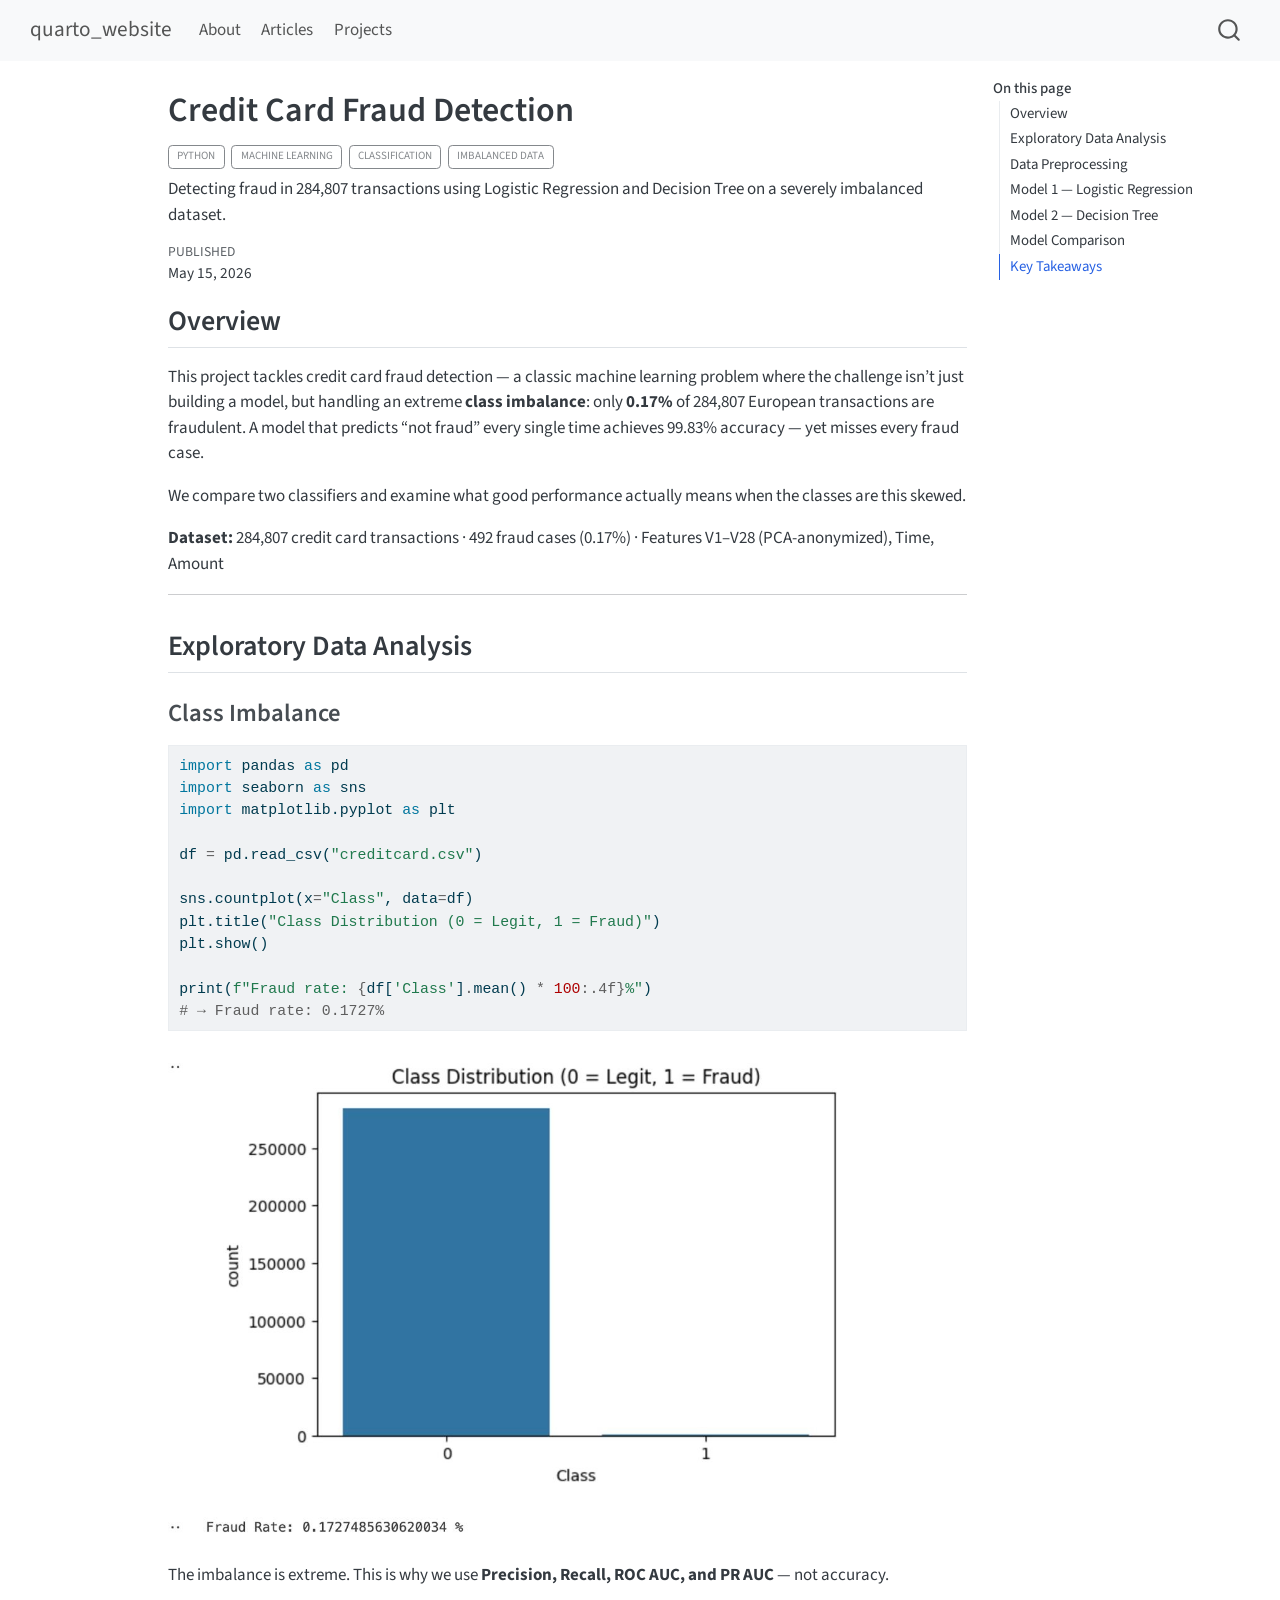
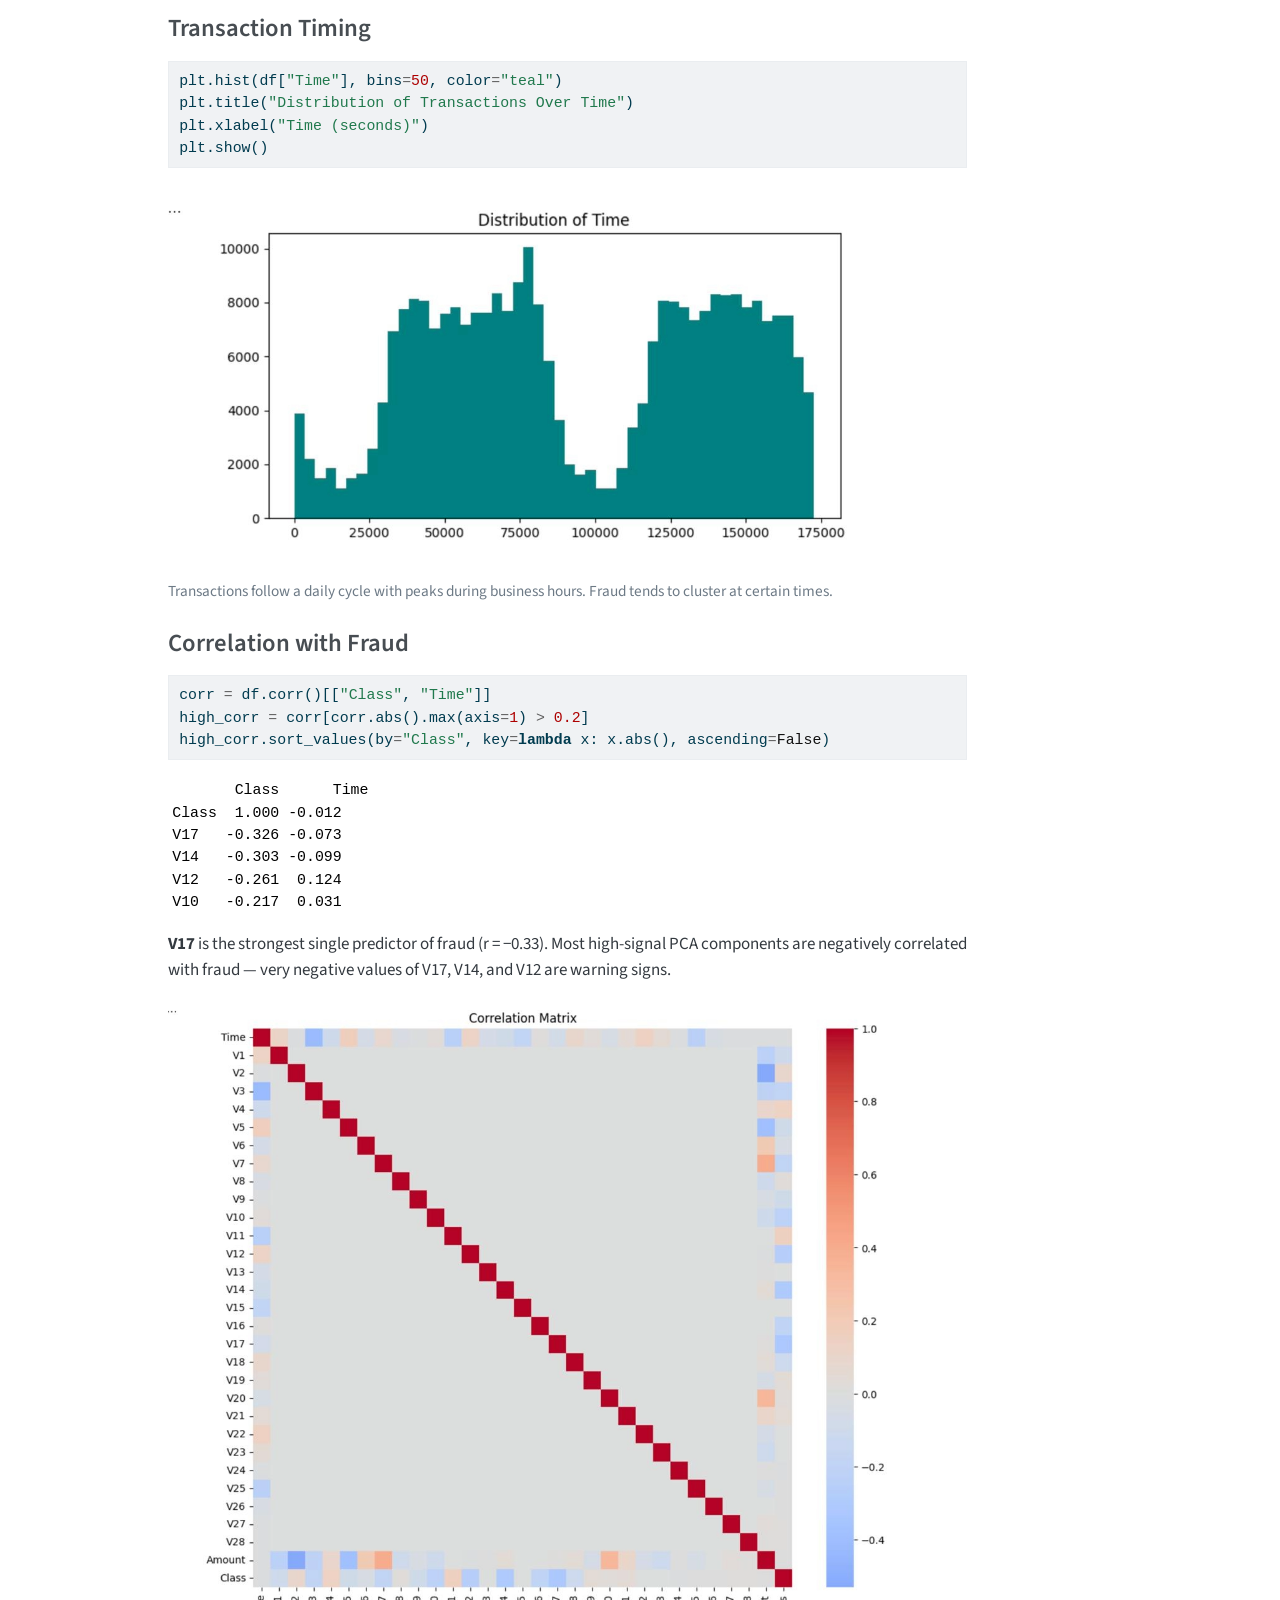
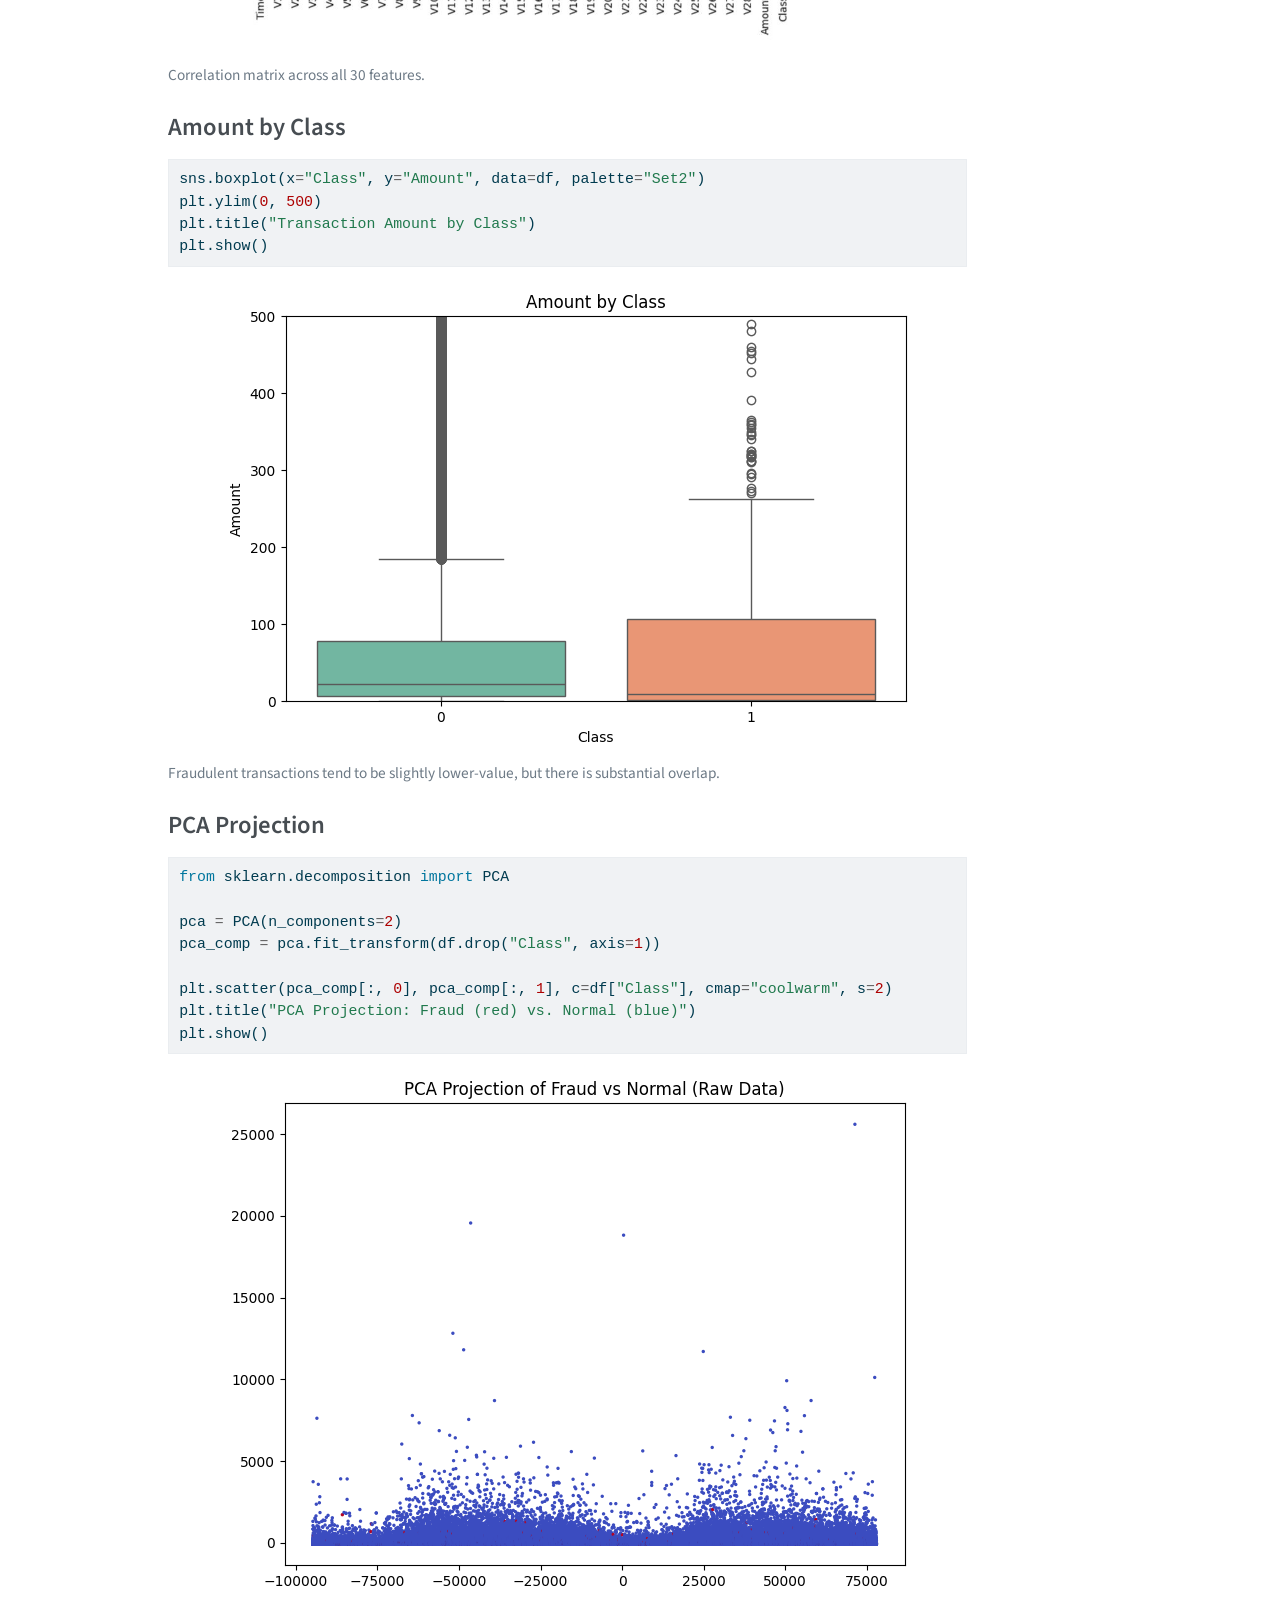
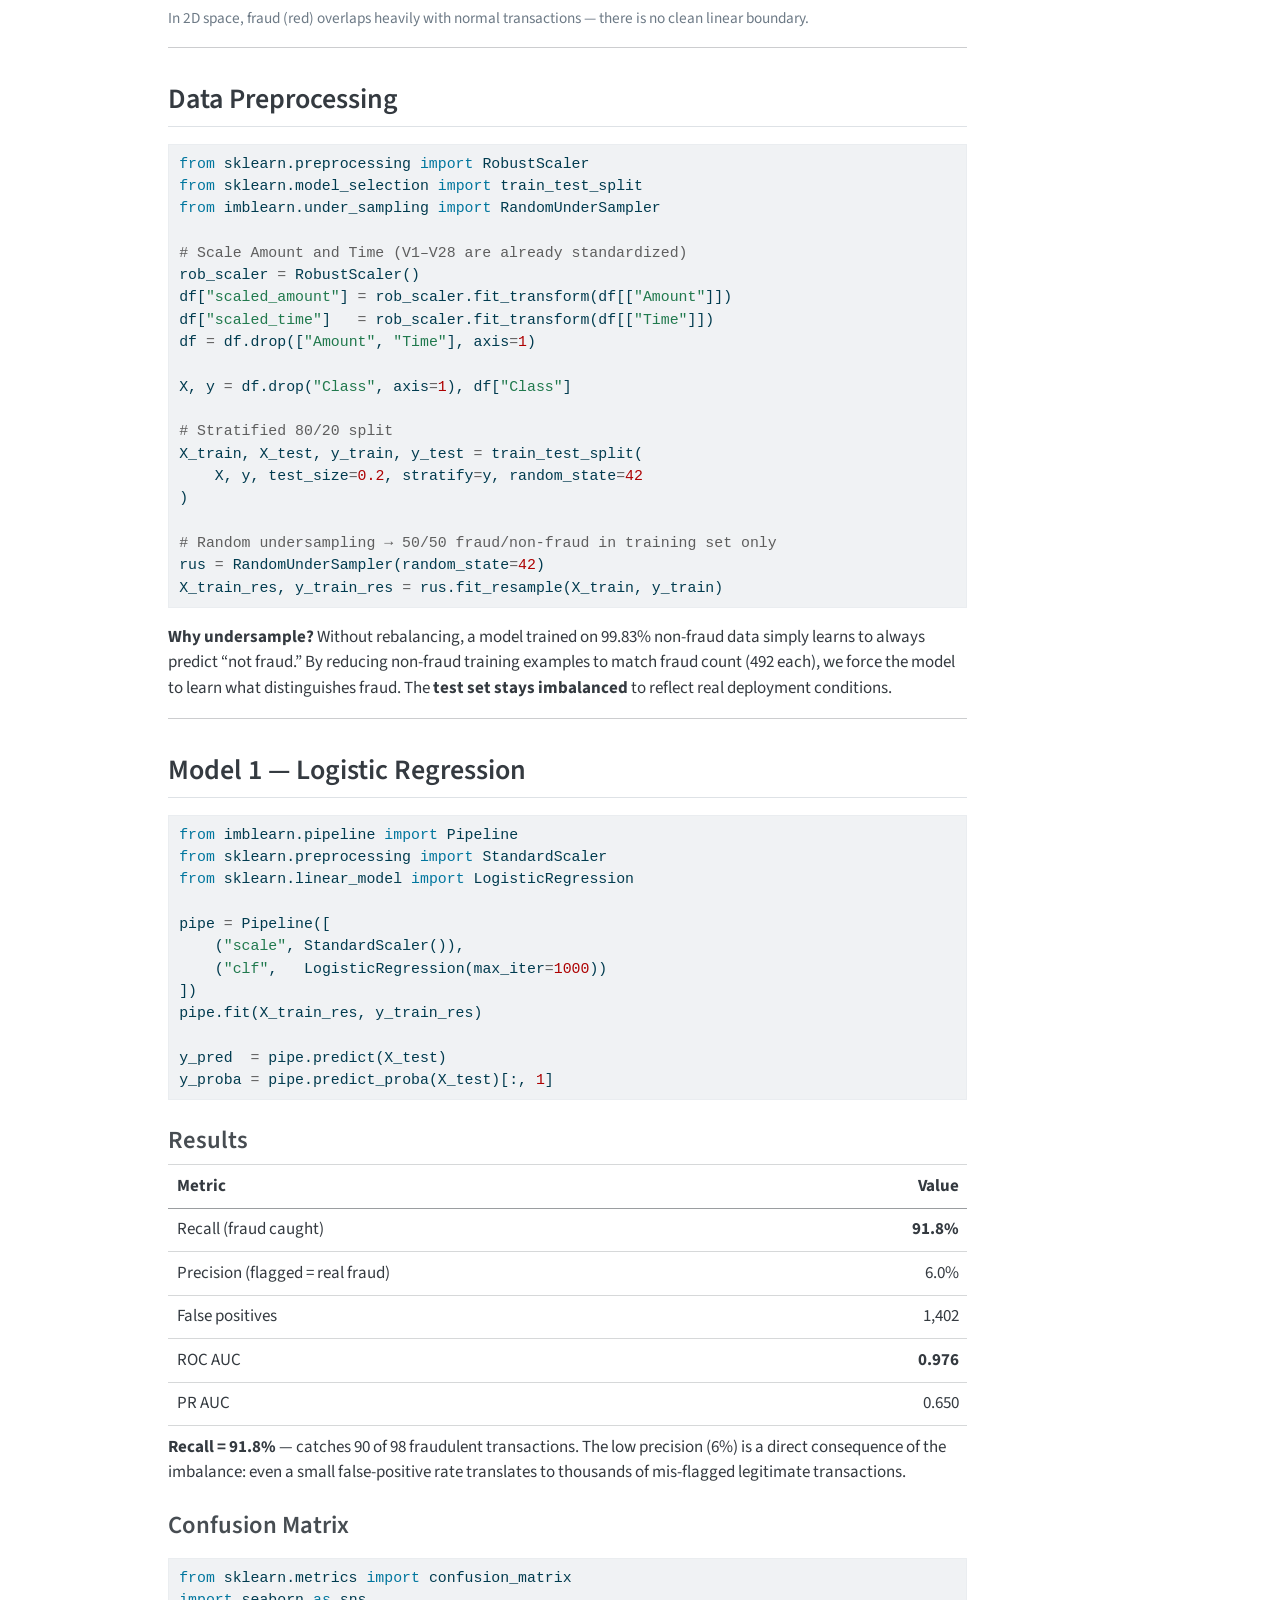
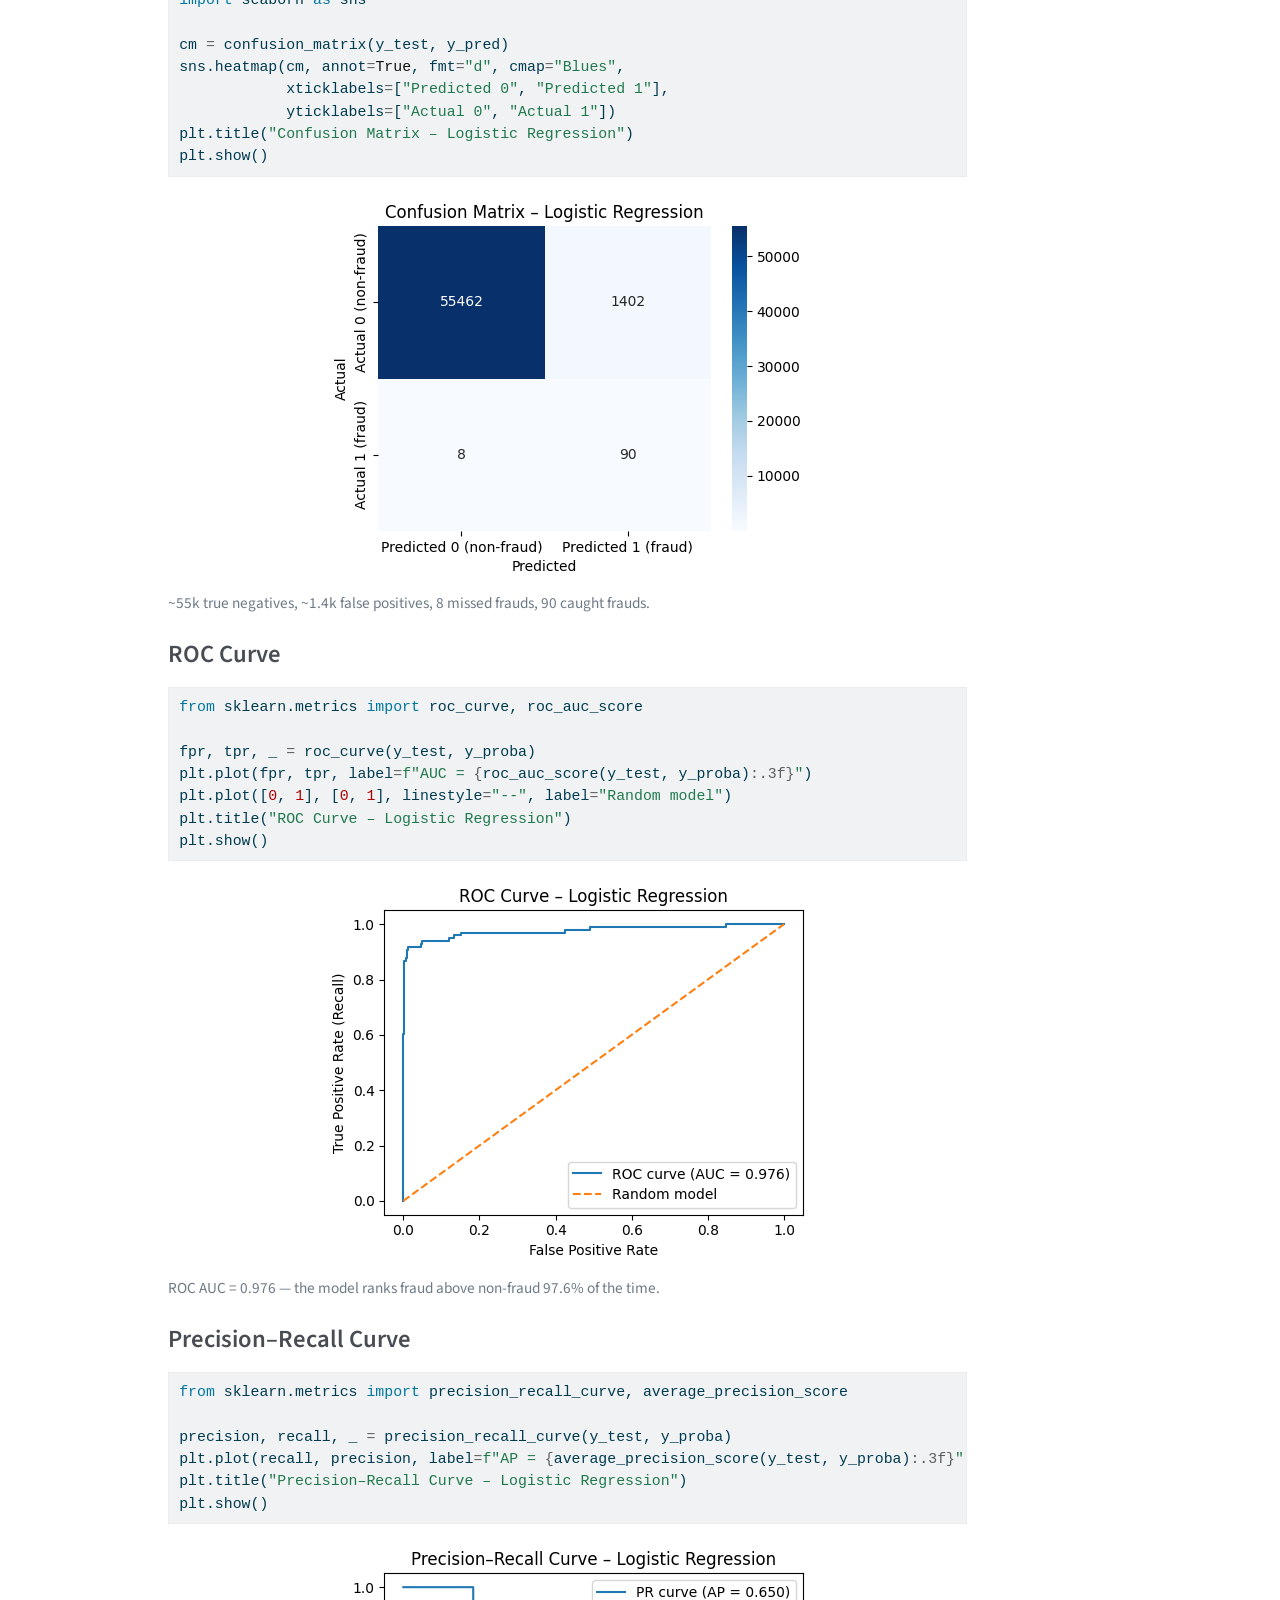
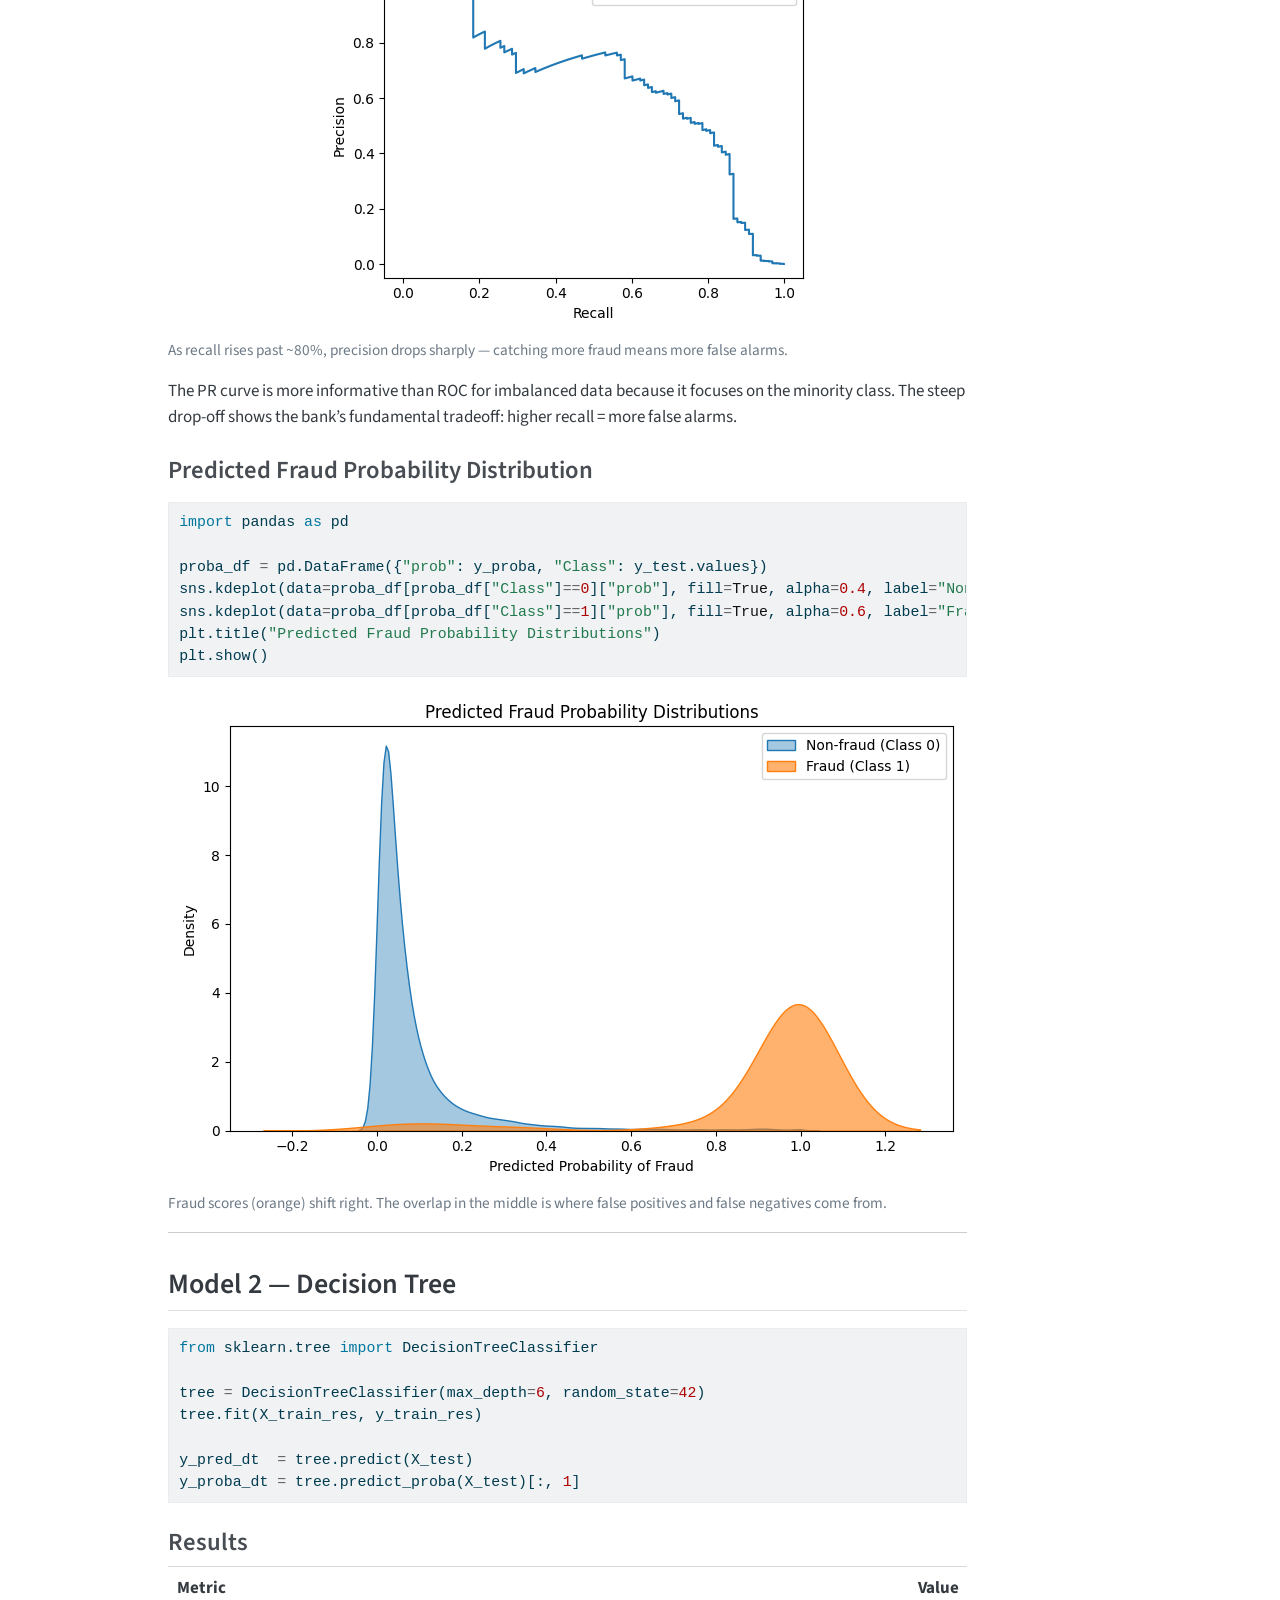
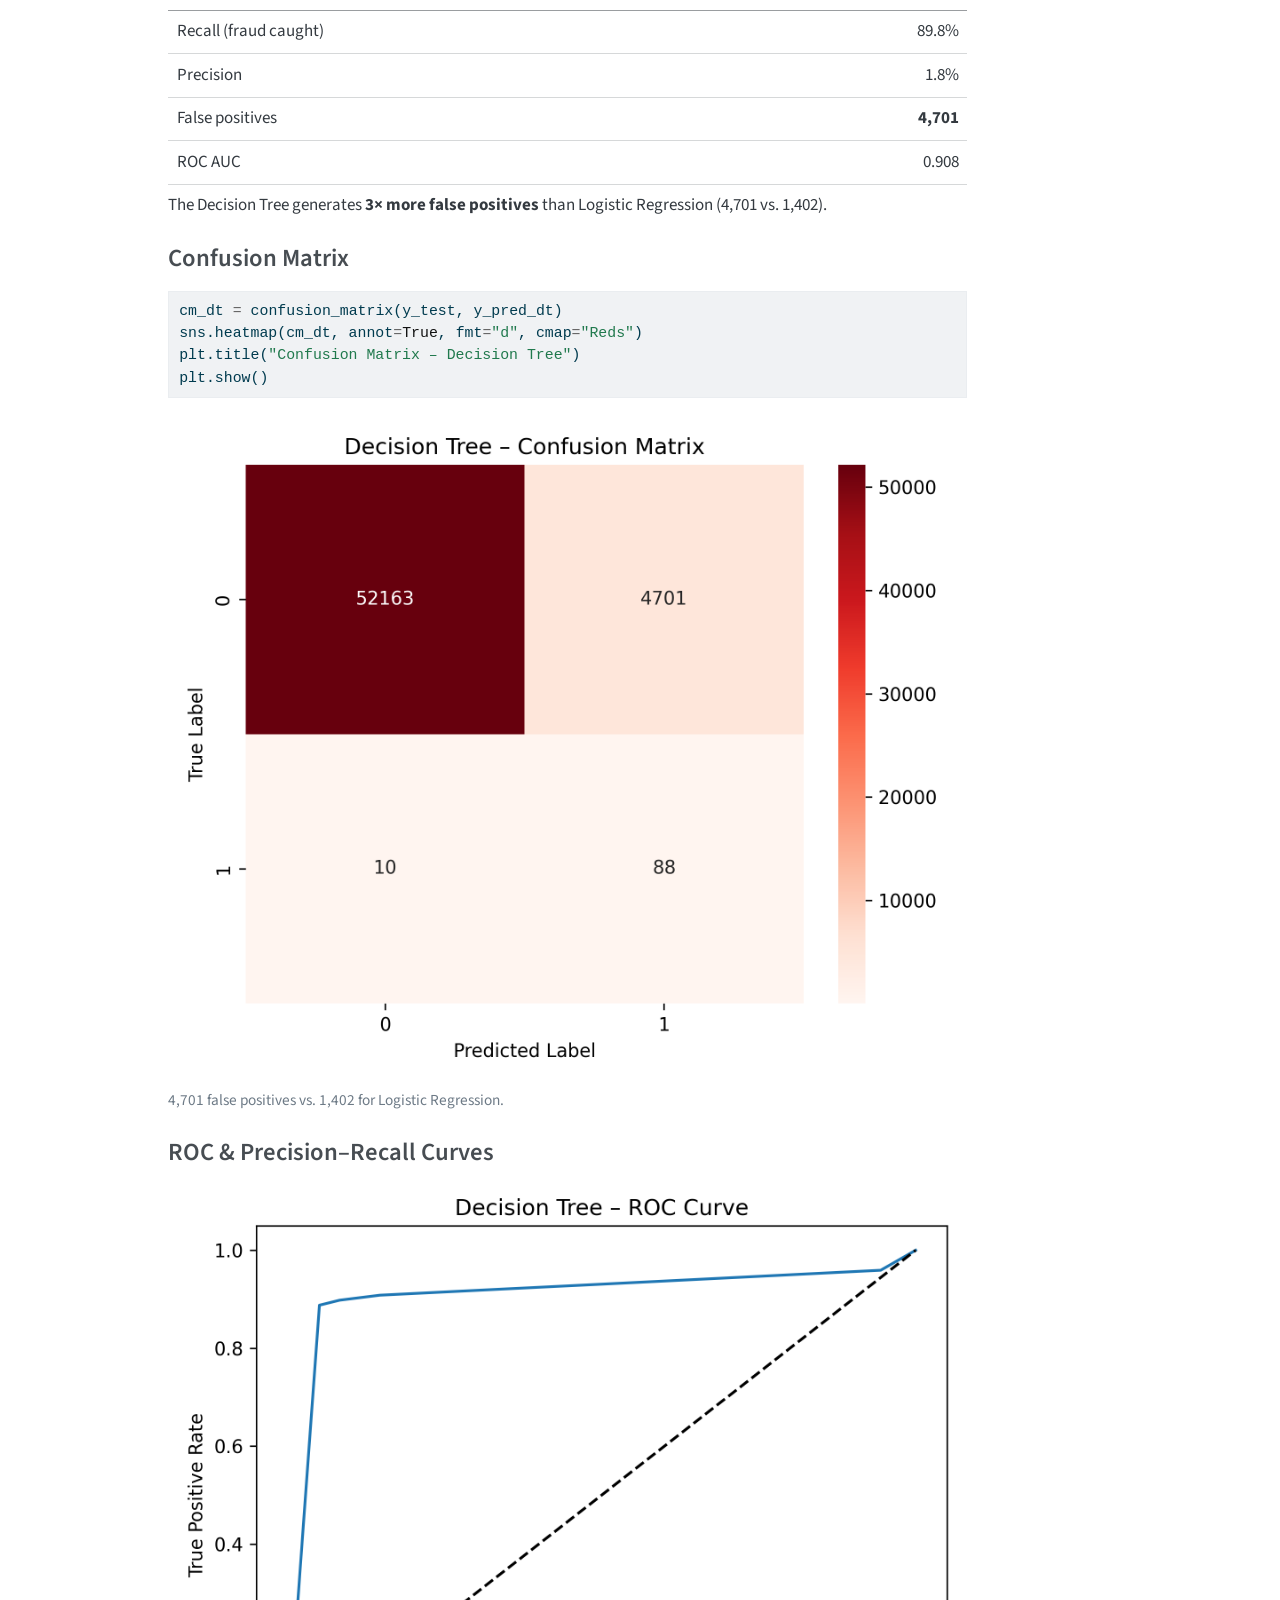
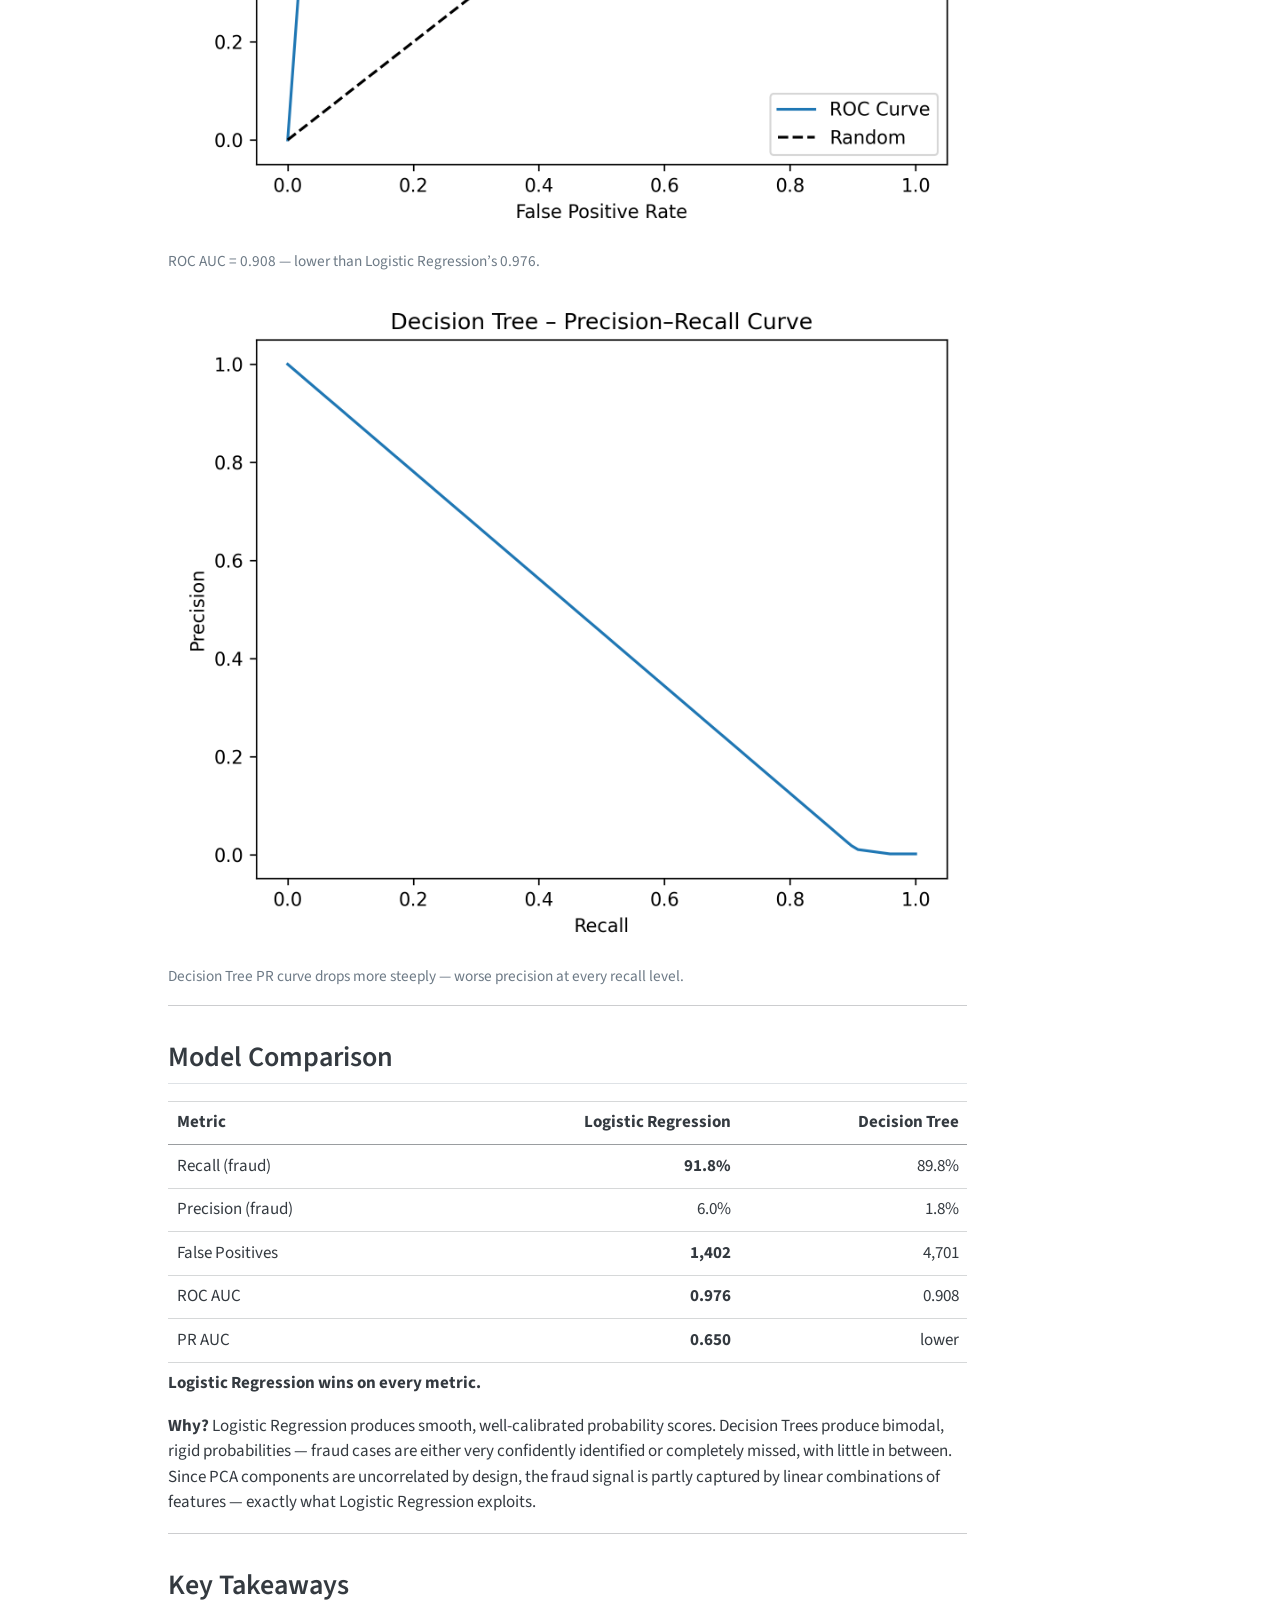
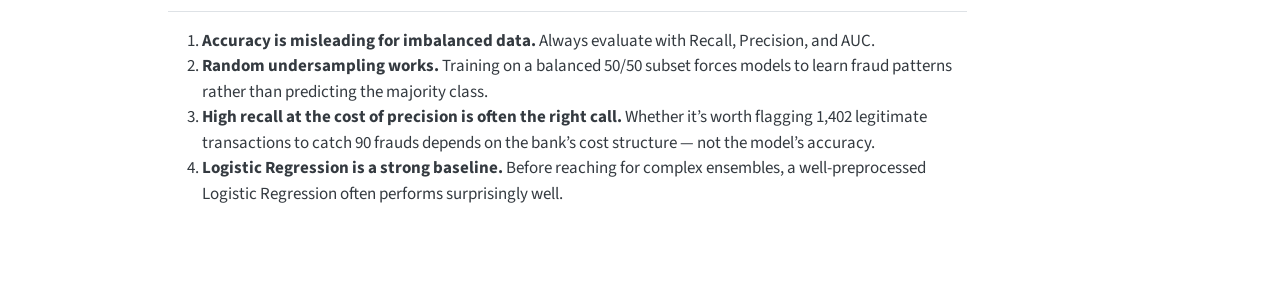
<file: docs/projects/project3/index.html>
<!DOCTYPE html>
<html xmlns="http://www.w3.org/1999/xhtml" lang="en" xml:lang="en"><head>

<meta charset="utf-8">
<meta name="generator" content="quarto-1.9.13">

<meta name="viewport" content="width=device-width, initial-scale=1.0, user-scalable=yes">

<meta name="dcterms.date" content="2026-05-15">
<meta name="description" content="Detecting fraud in 284,807 transactions using Logistic Regression and Decision Tree on a severely imbalanced dataset.">

<title>Credit Card Fraud Detection – quarto_website</title>
<style>
code{white-space: pre-wrap;}
span.smallcaps{font-variant: small-caps;}
div.columns{display: flex; gap: min(4vw, 1.5em);}
div.column{flex: auto; overflow-x: auto;}
div.hanging-indent{margin-left: 1.5em; text-indent: -1.5em;}
ul.task-list{list-style: none;}
ul.task-list li input[type="checkbox"] {
  width: 0.8em;
  margin: 0 0.8em 0.2em -1em; /* quarto-specific, see https://github.com/quarto-dev/quarto-cli/issues/4556 */ 
  vertical-align: middle;
}
/* CSS for syntax highlighting */
html { -webkit-text-size-adjust: 100%; }
pre > code.sourceCode { white-space: pre; position: relative; }
pre > code.sourceCode > span { display: inline-block; line-height: 1.25; }
pre > code.sourceCode > span:empty { height: 1.2em; }
.sourceCode { overflow: visible; }
code.sourceCode > span { color: inherit; text-decoration: inherit; }
div.sourceCode { margin: 1em 0; }
pre.sourceCode { margin: 0; }
@media screen {
div.sourceCode { overflow: auto; }
}
@media print {
pre > code.sourceCode { white-space: pre-wrap; }
pre > code.sourceCode > span { text-indent: -5em; padding-left: 5em; }
}
pre.numberSource code
  { counter-reset: source-line 0; }
pre.numberSource code > span
  { position: relative; left: -4em; counter-increment: source-line; }
pre.numberSource code > span > a:first-child::before
  { content: counter(source-line);
    position: relative; left: -1em; text-align: right; vertical-align: baseline;
    border: none; display: inline-block;
    -webkit-touch-callout: none; -webkit-user-select: none;
    -khtml-user-select: none; -moz-user-select: none;
    -ms-user-select: none; user-select: none;
    padding: 0 4px; width: 4em;
  }
pre.numberSource { margin-left: 3em;  padding-left: 4px; }
div.sourceCode
  {   }
@media screen {
pre > code.sourceCode > span > a:first-child::before { text-decoration: underline; }
}
</style>


<script src="../../site_libs/quarto-nav/quarto-nav.js"></script>
<script src="../../site_libs/quarto-nav/headroom.min.js"></script>
<script src="../../site_libs/clipboard/clipboard.min.js"></script>
<script src="../../site_libs/quarto-search/autocomplete.umd.js"></script>
<script src="../../site_libs/quarto-search/fuse.min.js"></script>
<script src="../../site_libs/quarto-search/quarto-search.js"></script>
<meta name="quarto:offset" content="../../">
<script src="../../site_libs/quarto-html/quarto.js" type="module"></script>
<script src="../../site_libs/quarto-html/tabsets/tabsets.js" type="module"></script>
<script src="../../site_libs/quarto-html/axe/axe-check.js" type="module"></script>
<script src="../../site_libs/quarto-html/popper.min.js"></script>
<script src="../../site_libs/quarto-html/tippy.umd.min.js"></script>
<script src="../../site_libs/quarto-html/anchor.min.js"></script>
<link href="../../site_libs/quarto-html/tippy.css" rel="stylesheet">
<link href="../../site_libs/quarto-html/quarto-syntax-highlighting-ac077c1e730dfeb5e42400639d17284e.css" rel="stylesheet" id="quarto-text-highlighting-styles">
<script src="../../site_libs/bootstrap/bootstrap.min.js"></script>
<link href="../../site_libs/bootstrap/bootstrap-icons.css" rel="stylesheet">
<link href="../../site_libs/bootstrap/bootstrap-0f2d59e8e7c0c813f6c7a8c26bed01a4.min.css" rel="stylesheet" append-hash="true" id="quarto-bootstrap" data-mode="light">
<script id="quarto-search-options" type="application/json">{
  "location": "navbar",
  "copy-button": false,
  "collapse-after": 3,
  "panel-placement": "end",
  "type": "overlay",
  "limit": 50,
  "keyboard-shortcut": [
    "f",
    "/",
    "s"
  ],
  "show-item-context": false,
  "language": {
    "search-no-results-text": "No results",
    "search-matching-documents-text": "matching documents",
    "search-copy-link-title": "Copy link to search",
    "search-hide-matches-text": "Hide additional matches",
    "search-more-match-text": "more match in this document",
    "search-more-matches-text": "more matches in this document",
    "search-clear-button-title": "Clear",
    "search-text-placeholder": "",
    "search-detached-cancel-button-title": "Cancel",
    "search-submit-button-title": "Submit",
    "search-label": "Search"
  }
}</script>


<link rel="stylesheet" href="../../styles.css">
</head>

<body class="nav-fixed quarto-light">

<div id="quarto-search-results"></div>
  <header id="quarto-header" class="headroom fixed-top">
    <nav class="navbar navbar-expand-lg " data-bs-theme="dark">
      <div class="navbar-container container-fluid">
      <div class="navbar-brand-container mx-auto">
    <a class="navbar-brand" href="../../index.html">
    <span class="navbar-title">quarto_website</span>
    </a>
  </div>
            <div id="quarto-search" class="" title="Search"></div>
          <button class="navbar-toggler" type="button" data-bs-toggle="collapse" data-bs-target="#navbarCollapse" aria-controls="navbarCollapse" role="menu" aria-expanded="false" aria-label="Toggle navigation" onclick="if (window.quartoToggleHeadroom) { window.quartoToggleHeadroom(); }">
  <span class="navbar-toggler-icon"></span>
</button>
          <div class="collapse navbar-collapse" id="navbarCollapse">
            <ul class="navbar-nav navbar-nav-scroll me-auto">
  <li class="nav-item">
    <a class="nav-link" href="../../index.html"> 
<span class="menu-text">About</span></a>
  </li>  
  <li class="nav-item">
    <a class="nav-link" href="../../articles.html"> 
<span class="menu-text">Articles</span></a>
  </li>  
  <li class="nav-item">
    <a class="nav-link" href="../../projects.html"> 
<span class="menu-text">Projects</span></a>
  </li>  
</ul>
          </div> <!-- /navcollapse -->
            <div class="quarto-navbar-tools">
</div>
      </div> <!-- /container-fluid -->
    </nav>
</header>
<!-- content -->
<div id="quarto-content" class="quarto-container page-columns page-rows-contents page-layout-article page-navbar">
<!-- sidebar -->
<!-- margin-sidebar -->
    <div id="quarto-margin-sidebar" class="sidebar margin-sidebar">
        <nav id="TOC" role="doc-toc" class="toc-active">
    <h2 id="toc-title">On this page</h2>
   
  <ul>
  <li><a href="#overview" id="toc-overview" class="nav-link active" data-scroll-target="#overview">Overview</a></li>
  <li><a href="#exploratory-data-analysis" id="toc-exploratory-data-analysis" class="nav-link" data-scroll-target="#exploratory-data-analysis">Exploratory Data Analysis</a>
  <ul class="collapse">
  <li><a href="#class-imbalance" id="toc-class-imbalance" class="nav-link" data-scroll-target="#class-imbalance">Class Imbalance</a></li>
  <li><a href="#transaction-timing" id="toc-transaction-timing" class="nav-link" data-scroll-target="#transaction-timing">Transaction Timing</a></li>
  <li><a href="#correlation-with-fraud" id="toc-correlation-with-fraud" class="nav-link" data-scroll-target="#correlation-with-fraud">Correlation with Fraud</a></li>
  <li><a href="#amount-by-class" id="toc-amount-by-class" class="nav-link" data-scroll-target="#amount-by-class">Amount by Class</a></li>
  <li><a href="#pca-projection" id="toc-pca-projection" class="nav-link" data-scroll-target="#pca-projection">PCA Projection</a></li>
  </ul></li>
  <li><a href="#data-preprocessing" id="toc-data-preprocessing" class="nav-link" data-scroll-target="#data-preprocessing">Data Preprocessing</a></li>
  <li><a href="#model-1-logistic-regression" id="toc-model-1-logistic-regression" class="nav-link" data-scroll-target="#model-1-logistic-regression">Model 1 — Logistic Regression</a>
  <ul class="collapse">
  <li><a href="#results" id="toc-results" class="nav-link" data-scroll-target="#results">Results</a></li>
  <li><a href="#confusion-matrix" id="toc-confusion-matrix" class="nav-link" data-scroll-target="#confusion-matrix">Confusion Matrix</a></li>
  <li><a href="#roc-curve" id="toc-roc-curve" class="nav-link" data-scroll-target="#roc-curve">ROC Curve</a></li>
  <li><a href="#precisionrecall-curve" id="toc-precisionrecall-curve" class="nav-link" data-scroll-target="#precisionrecall-curve">Precision–Recall Curve</a></li>
  <li><a href="#predicted-fraud-probability-distribution" id="toc-predicted-fraud-probability-distribution" class="nav-link" data-scroll-target="#predicted-fraud-probability-distribution">Predicted Fraud Probability Distribution</a></li>
  </ul></li>
  <li><a href="#model-2-decision-tree" id="toc-model-2-decision-tree" class="nav-link" data-scroll-target="#model-2-decision-tree">Model 2 — Decision Tree</a>
  <ul class="collapse">
  <li><a href="#results-1" id="toc-results-1" class="nav-link" data-scroll-target="#results-1">Results</a></li>
  <li><a href="#confusion-matrix-1" id="toc-confusion-matrix-1" class="nav-link" data-scroll-target="#confusion-matrix-1">Confusion Matrix</a></li>
  <li><a href="#roc-precisionrecall-curves" id="toc-roc-precisionrecall-curves" class="nav-link" data-scroll-target="#roc-precisionrecall-curves">ROC &amp; Precision–Recall Curves</a></li>
  </ul></li>
  <li><a href="#model-comparison" id="toc-model-comparison" class="nav-link" data-scroll-target="#model-comparison">Model Comparison</a></li>
  <li><a href="#key-takeaways" id="toc-key-takeaways" class="nav-link" data-scroll-target="#key-takeaways">Key Takeaways</a></li>
  </ul>
</nav>
    </div>
<!-- main -->
<main class="content" id="quarto-document-content">

<header id="title-block-header" class="quarto-title-block default">
<div class="quarto-title">
<h1 class="title">Credit Card Fraud Detection</h1>
  <div class="quarto-categories">
    <div class="quarto-category">Python</div>
    <div class="quarto-category">Machine Learning</div>
    <div class="quarto-category">Classification</div>
    <div class="quarto-category">Imbalanced Data</div>
  </div>
  </div>

<div>
  <div class="description">
    Detecting fraud in 284,807 transactions using Logistic Regression and Decision Tree on a severely imbalanced dataset.
  </div>
</div>


<div class="quarto-title-meta">

    
    <div>
    <div class="quarto-title-meta-heading">Published</div>
    <div class="quarto-title-meta-contents">
      <p class="date">May 15, 2026</p>
    </div>
  </div>
  
    
  </div>
  


</header>


<section id="overview" class="level2">
<h2 class="anchored" data-anchor-id="overview">Overview</h2>
<p>This project tackles credit card fraud detection — a classic machine learning problem where the challenge isn’t just building a model, but handling an extreme <strong>class imbalance</strong>: only <strong>0.17%</strong> of 284,807 European transactions are fraudulent. A model that predicts “not fraud” every single time achieves 99.83% accuracy — yet misses every fraud case.</p>
<p>We compare two classifiers and examine what good performance actually means when the classes are this skewed.</p>
<p><strong>Dataset:</strong> 284,807 credit card transactions · 492 fraud cases (0.17%) · Features V1–V28 (PCA-anonymized), Time, Amount</p>
<hr>
</section>
<section id="exploratory-data-analysis" class="level2">
<h2 class="anchored" data-anchor-id="exploratory-data-analysis">Exploratory Data Analysis</h2>
<section id="class-imbalance" class="level3">
<h3 class="anchored" data-anchor-id="class-imbalance">Class Imbalance</h3>
<div class="code-copy-outer-scaffold"><div class="sourceCode" id="cb1"><pre class="sourceCode python code-with-copy"><code class="sourceCode python"><span id="cb1-1"><a href="#cb1-1" aria-hidden="true" tabindex="-1"></a><span class="im">import</span> pandas <span class="im">as</span> pd</span>
<span id="cb1-2"><a href="#cb1-2" aria-hidden="true" tabindex="-1"></a><span class="im">import</span> seaborn <span class="im">as</span> sns</span>
<span id="cb1-3"><a href="#cb1-3" aria-hidden="true" tabindex="-1"></a><span class="im">import</span> matplotlib.pyplot <span class="im">as</span> plt</span>
<span id="cb1-4"><a href="#cb1-4" aria-hidden="true" tabindex="-1"></a></span>
<span id="cb1-5"><a href="#cb1-5" aria-hidden="true" tabindex="-1"></a>df <span class="op">=</span> pd.read_csv(<span class="st">"creditcard.csv"</span>)</span>
<span id="cb1-6"><a href="#cb1-6" aria-hidden="true" tabindex="-1"></a></span>
<span id="cb1-7"><a href="#cb1-7" aria-hidden="true" tabindex="-1"></a>sns.countplot(x<span class="op">=</span><span class="st">"Class"</span>, data<span class="op">=</span>df)</span>
<span id="cb1-8"><a href="#cb1-8" aria-hidden="true" tabindex="-1"></a>plt.title(<span class="st">"Class Distribution (0 = Legit, 1 = Fraud)"</span>)</span>
<span id="cb1-9"><a href="#cb1-9" aria-hidden="true" tabindex="-1"></a>plt.show()</span>
<span id="cb1-10"><a href="#cb1-10" aria-hidden="true" tabindex="-1"></a></span>
<span id="cb1-11"><a href="#cb1-11" aria-hidden="true" tabindex="-1"></a><span class="bu">print</span>(<span class="ss">f"Fraud rate: </span><span class="sc">{</span>df[<span class="st">'Class'</span>]<span class="sc">.</span>mean() <span class="op">*</span> <span class="dv">100</span><span class="sc">:.4f}</span><span class="ss">%"</span>)</span>
<span id="cb1-12"><a href="#cb1-12" aria-hidden="true" tabindex="-1"></a><span class="co"># → Fraud rate: 0.1727%</span></span></code></pre></div><button title="Copy to Clipboard" class="code-copy-button"><i class="bi"></i></button></div>
<p><img src="class_dist.png" class="img-fluid"></p>
<p>The imbalance is extreme. This is why we use <strong>Precision, Recall, ROC AUC, and PR AUC</strong> — not accuracy.</p>
</section>
<section id="transaction-timing" class="level3">
<h3 class="anchored" data-anchor-id="transaction-timing">Transaction Timing</h3>
<div class="code-copy-outer-scaffold"><div class="sourceCode" id="cb2"><pre class="sourceCode python code-with-copy"><code class="sourceCode python"><span id="cb2-1"><a href="#cb2-1" aria-hidden="true" tabindex="-1"></a>plt.hist(df[<span class="st">"Time"</span>], bins<span class="op">=</span><span class="dv">50</span>, color<span class="op">=</span><span class="st">"teal"</span>)</span>
<span id="cb2-2"><a href="#cb2-2" aria-hidden="true" tabindex="-1"></a>plt.title(<span class="st">"Distribution of Transactions Over Time"</span>)</span>
<span id="cb2-3"><a href="#cb2-3" aria-hidden="true" tabindex="-1"></a>plt.xlabel(<span class="st">"Time (seconds)"</span>)</span>
<span id="cb2-4"><a href="#cb2-4" aria-hidden="true" tabindex="-1"></a>plt.show()</span></code></pre></div><button title="Copy to Clipboard" class="code-copy-button"><i class="bi"></i></button></div>
<div class="quarto-figure quarto-figure-center">
<figure class="figure">
<p><img src="time.png" class="img-fluid figure-img"></p>
<figcaption>Transactions follow a daily cycle with peaks during business hours. Fraud tends to cluster at certain times.</figcaption>
</figure>
</div>
</section>
<section id="correlation-with-fraud" class="level3">
<h3 class="anchored" data-anchor-id="correlation-with-fraud">Correlation with Fraud</h3>
<div class="code-copy-outer-scaffold"><div class="sourceCode" id="cb3"><pre class="sourceCode python code-with-copy"><code class="sourceCode python"><span id="cb3-1"><a href="#cb3-1" aria-hidden="true" tabindex="-1"></a>corr <span class="op">=</span> df.corr()[[<span class="st">"Class"</span>, <span class="st">"Time"</span>]]</span>
<span id="cb3-2"><a href="#cb3-2" aria-hidden="true" tabindex="-1"></a>high_corr <span class="op">=</span> corr[corr.<span class="bu">abs</span>().<span class="bu">max</span>(axis<span class="op">=</span><span class="dv">1</span>) <span class="op">&gt;</span> <span class="fl">0.2</span>]</span>
<span id="cb3-3"><a href="#cb3-3" aria-hidden="true" tabindex="-1"></a>high_corr.sort_values(by<span class="op">=</span><span class="st">"Class"</span>, key<span class="op">=</span><span class="kw">lambda</span> x: x.<span class="bu">abs</span>(), ascending<span class="op">=</span><span class="va">False</span>)</span></code></pre></div><button title="Copy to Clipboard" class="code-copy-button"><i class="bi"></i></button></div>
<pre><code>       Class      Time
Class  1.000 -0.012
V17   -0.326 -0.073
V14   -0.303 -0.099
V12   -0.261  0.124
V10   -0.217  0.031</code></pre>
<p><strong>V17</strong> is the strongest single predictor of fraud (r = −0.33). Most high-signal PCA components are negatively correlated with fraud — very negative values of V17, V14, and V12 are warning signs.</p>
<div class="quarto-figure quarto-figure-center">
<figure class="figure">
<p><img src="corr_matrix.png" class="img-fluid figure-img"></p>
<figcaption>Correlation matrix across all 30 features.</figcaption>
</figure>
</div>
</section>
<section id="amount-by-class" class="level3">
<h3 class="anchored" data-anchor-id="amount-by-class">Amount by Class</h3>
<div class="code-copy-outer-scaffold"><div class="sourceCode" id="cb5"><pre class="sourceCode python code-with-copy"><code class="sourceCode python"><span id="cb5-1"><a href="#cb5-1" aria-hidden="true" tabindex="-1"></a>sns.boxplot(x<span class="op">=</span><span class="st">"Class"</span>, y<span class="op">=</span><span class="st">"Amount"</span>, data<span class="op">=</span>df, palette<span class="op">=</span><span class="st">"Set2"</span>)</span>
<span id="cb5-2"><a href="#cb5-2" aria-hidden="true" tabindex="-1"></a>plt.ylim(<span class="dv">0</span>, <span class="dv">500</span>)</span>
<span id="cb5-3"><a href="#cb5-3" aria-hidden="true" tabindex="-1"></a>plt.title(<span class="st">"Transaction Amount by Class"</span>)</span>
<span id="cb5-4"><a href="#cb5-4" aria-hidden="true" tabindex="-1"></a>plt.show()</span></code></pre></div><button title="Copy to Clipboard" class="code-copy-button"><i class="bi"></i></button></div>
<div class="quarto-figure quarto-figure-center">
<figure class="figure">
<p><img src="box_plots.png" class="img-fluid figure-img"></p>
<figcaption>Fraudulent transactions tend to be slightly lower-value, but there is substantial overlap.</figcaption>
</figure>
</div>
</section>
<section id="pca-projection" class="level3">
<h3 class="anchored" data-anchor-id="pca-projection">PCA Projection</h3>
<div class="code-copy-outer-scaffold"><div class="sourceCode" id="cb6"><pre class="sourceCode python code-with-copy"><code class="sourceCode python"><span id="cb6-1"><a href="#cb6-1" aria-hidden="true" tabindex="-1"></a><span class="im">from</span> sklearn.decomposition <span class="im">import</span> PCA</span>
<span id="cb6-2"><a href="#cb6-2" aria-hidden="true" tabindex="-1"></a></span>
<span id="cb6-3"><a href="#cb6-3" aria-hidden="true" tabindex="-1"></a>pca <span class="op">=</span> PCA(n_components<span class="op">=</span><span class="dv">2</span>)</span>
<span id="cb6-4"><a href="#cb6-4" aria-hidden="true" tabindex="-1"></a>pca_comp <span class="op">=</span> pca.fit_transform(df.drop(<span class="st">"Class"</span>, axis<span class="op">=</span><span class="dv">1</span>))</span>
<span id="cb6-5"><a href="#cb6-5" aria-hidden="true" tabindex="-1"></a></span>
<span id="cb6-6"><a href="#cb6-6" aria-hidden="true" tabindex="-1"></a>plt.scatter(pca_comp[:, <span class="dv">0</span>], pca_comp[:, <span class="dv">1</span>], c<span class="op">=</span>df[<span class="st">"Class"</span>], cmap<span class="op">=</span><span class="st">"coolwarm"</span>, s<span class="op">=</span><span class="dv">2</span>)</span>
<span id="cb6-7"><a href="#cb6-7" aria-hidden="true" tabindex="-1"></a>plt.title(<span class="st">"PCA Projection: Fraud (red) vs. Normal (blue)"</span>)</span>
<span id="cb6-8"><a href="#cb6-8" aria-hidden="true" tabindex="-1"></a>plt.show()</span></code></pre></div><button title="Copy to Clipboard" class="code-copy-button"><i class="bi"></i></button></div>
<div class="quarto-figure quarto-figure-center">
<figure class="figure">
<p><img src="pca.png" class="img-fluid figure-img"></p>
<figcaption>In 2D space, fraud (red) overlaps heavily with normal transactions — there is no clean linear boundary.</figcaption>
</figure>
</div>
<hr>
</section>
</section>
<section id="data-preprocessing" class="level2">
<h2 class="anchored" data-anchor-id="data-preprocessing">Data Preprocessing</h2>
<div class="code-copy-outer-scaffold"><div class="sourceCode" id="cb7"><pre class="sourceCode python code-with-copy"><code class="sourceCode python"><span id="cb7-1"><a href="#cb7-1" aria-hidden="true" tabindex="-1"></a><span class="im">from</span> sklearn.preprocessing <span class="im">import</span> RobustScaler</span>
<span id="cb7-2"><a href="#cb7-2" aria-hidden="true" tabindex="-1"></a><span class="im">from</span> sklearn.model_selection <span class="im">import</span> train_test_split</span>
<span id="cb7-3"><a href="#cb7-3" aria-hidden="true" tabindex="-1"></a><span class="im">from</span> imblearn.under_sampling <span class="im">import</span> RandomUnderSampler</span>
<span id="cb7-4"><a href="#cb7-4" aria-hidden="true" tabindex="-1"></a></span>
<span id="cb7-5"><a href="#cb7-5" aria-hidden="true" tabindex="-1"></a><span class="co"># Scale Amount and Time (V1–V28 are already standardized)</span></span>
<span id="cb7-6"><a href="#cb7-6" aria-hidden="true" tabindex="-1"></a>rob_scaler <span class="op">=</span> RobustScaler()</span>
<span id="cb7-7"><a href="#cb7-7" aria-hidden="true" tabindex="-1"></a>df[<span class="st">"scaled_amount"</span>] <span class="op">=</span> rob_scaler.fit_transform(df[[<span class="st">"Amount"</span>]])</span>
<span id="cb7-8"><a href="#cb7-8" aria-hidden="true" tabindex="-1"></a>df[<span class="st">"scaled_time"</span>]   <span class="op">=</span> rob_scaler.fit_transform(df[[<span class="st">"Time"</span>]])</span>
<span id="cb7-9"><a href="#cb7-9" aria-hidden="true" tabindex="-1"></a>df <span class="op">=</span> df.drop([<span class="st">"Amount"</span>, <span class="st">"Time"</span>], axis<span class="op">=</span><span class="dv">1</span>)</span>
<span id="cb7-10"><a href="#cb7-10" aria-hidden="true" tabindex="-1"></a></span>
<span id="cb7-11"><a href="#cb7-11" aria-hidden="true" tabindex="-1"></a>X, y <span class="op">=</span> df.drop(<span class="st">"Class"</span>, axis<span class="op">=</span><span class="dv">1</span>), df[<span class="st">"Class"</span>]</span>
<span id="cb7-12"><a href="#cb7-12" aria-hidden="true" tabindex="-1"></a></span>
<span id="cb7-13"><a href="#cb7-13" aria-hidden="true" tabindex="-1"></a><span class="co"># Stratified 80/20 split</span></span>
<span id="cb7-14"><a href="#cb7-14" aria-hidden="true" tabindex="-1"></a>X_train, X_test, y_train, y_test <span class="op">=</span> train_test_split(</span>
<span id="cb7-15"><a href="#cb7-15" aria-hidden="true" tabindex="-1"></a>    X, y, test_size<span class="op">=</span><span class="fl">0.2</span>, stratify<span class="op">=</span>y, random_state<span class="op">=</span><span class="dv">42</span></span>
<span id="cb7-16"><a href="#cb7-16" aria-hidden="true" tabindex="-1"></a>)</span>
<span id="cb7-17"><a href="#cb7-17" aria-hidden="true" tabindex="-1"></a></span>
<span id="cb7-18"><a href="#cb7-18" aria-hidden="true" tabindex="-1"></a><span class="co"># Random undersampling → 50/50 fraud/non-fraud in training set only</span></span>
<span id="cb7-19"><a href="#cb7-19" aria-hidden="true" tabindex="-1"></a>rus <span class="op">=</span> RandomUnderSampler(random_state<span class="op">=</span><span class="dv">42</span>)</span>
<span id="cb7-20"><a href="#cb7-20" aria-hidden="true" tabindex="-1"></a>X_train_res, y_train_res <span class="op">=</span> rus.fit_resample(X_train, y_train)</span></code></pre></div><button title="Copy to Clipboard" class="code-copy-button"><i class="bi"></i></button></div>
<p><strong>Why undersample?</strong> Without rebalancing, a model trained on 99.83% non-fraud data simply learns to always predict “not fraud.” By reducing non-fraud training examples to match fraud count (492 each), we force the model to learn what distinguishes fraud. The <strong>test set stays imbalanced</strong> to reflect real deployment conditions.</p>
<hr>
</section>
<section id="model-1-logistic-regression" class="level2">
<h2 class="anchored" data-anchor-id="model-1-logistic-regression">Model 1 — Logistic Regression</h2>
<div class="code-copy-outer-scaffold"><div class="sourceCode" id="cb8"><pre class="sourceCode python code-with-copy"><code class="sourceCode python"><span id="cb8-1"><a href="#cb8-1" aria-hidden="true" tabindex="-1"></a><span class="im">from</span> imblearn.pipeline <span class="im">import</span> Pipeline</span>
<span id="cb8-2"><a href="#cb8-2" aria-hidden="true" tabindex="-1"></a><span class="im">from</span> sklearn.preprocessing <span class="im">import</span> StandardScaler</span>
<span id="cb8-3"><a href="#cb8-3" aria-hidden="true" tabindex="-1"></a><span class="im">from</span> sklearn.linear_model <span class="im">import</span> LogisticRegression</span>
<span id="cb8-4"><a href="#cb8-4" aria-hidden="true" tabindex="-1"></a></span>
<span id="cb8-5"><a href="#cb8-5" aria-hidden="true" tabindex="-1"></a>pipe <span class="op">=</span> Pipeline([</span>
<span id="cb8-6"><a href="#cb8-6" aria-hidden="true" tabindex="-1"></a>    (<span class="st">"scale"</span>, StandardScaler()),</span>
<span id="cb8-7"><a href="#cb8-7" aria-hidden="true" tabindex="-1"></a>    (<span class="st">"clf"</span>,   LogisticRegression(max_iter<span class="op">=</span><span class="dv">1000</span>))</span>
<span id="cb8-8"><a href="#cb8-8" aria-hidden="true" tabindex="-1"></a>])</span>
<span id="cb8-9"><a href="#cb8-9" aria-hidden="true" tabindex="-1"></a>pipe.fit(X_train_res, y_train_res)</span>
<span id="cb8-10"><a href="#cb8-10" aria-hidden="true" tabindex="-1"></a></span>
<span id="cb8-11"><a href="#cb8-11" aria-hidden="true" tabindex="-1"></a>y_pred  <span class="op">=</span> pipe.predict(X_test)</span>
<span id="cb8-12"><a href="#cb8-12" aria-hidden="true" tabindex="-1"></a>y_proba <span class="op">=</span> pipe.predict_proba(X_test)[:, <span class="dv">1</span>]</span></code></pre></div><button title="Copy to Clipboard" class="code-copy-button"><i class="bi"></i></button></div>
<section id="results" class="level3">
<h3 class="anchored" data-anchor-id="results">Results</h3>
<table class="caption-top table">
<thead>
<tr class="header">
<th style="text-align: left;">Metric</th>
<th style="text-align: right;">Value</th>
</tr>
</thead>
<tbody>
<tr class="odd">
<td style="text-align: left;">Recall (fraud caught)</td>
<td style="text-align: right;"><strong>91.8%</strong></td>
</tr>
<tr class="even">
<td style="text-align: left;">Precision (flagged = real fraud)</td>
<td style="text-align: right;">6.0%</td>
</tr>
<tr class="odd">
<td style="text-align: left;">False positives</td>
<td style="text-align: right;">1,402</td>
</tr>
<tr class="even">
<td style="text-align: left;">ROC AUC</td>
<td style="text-align: right;"><strong>0.976</strong></td>
</tr>
<tr class="odd">
<td style="text-align: left;">PR AUC</td>
<td style="text-align: right;">0.650</td>
</tr>
</tbody>
</table>
<p><strong>Recall = 91.8%</strong> — catches 90 of 98 fraudulent transactions. The low precision (6%) is a direct consequence of the imbalance: even a small false-positive rate translates to thousands of mis-flagged legitimate transactions.</p>
</section>
<section id="confusion-matrix" class="level3">
<h3 class="anchored" data-anchor-id="confusion-matrix">Confusion Matrix</h3>
<div class="code-copy-outer-scaffold"><div class="sourceCode" id="cb9"><pre class="sourceCode python code-with-copy"><code class="sourceCode python"><span id="cb9-1"><a href="#cb9-1" aria-hidden="true" tabindex="-1"></a><span class="im">from</span> sklearn.metrics <span class="im">import</span> confusion_matrix</span>
<span id="cb9-2"><a href="#cb9-2" aria-hidden="true" tabindex="-1"></a><span class="im">import</span> seaborn <span class="im">as</span> sns</span>
<span id="cb9-3"><a href="#cb9-3" aria-hidden="true" tabindex="-1"></a></span>
<span id="cb9-4"><a href="#cb9-4" aria-hidden="true" tabindex="-1"></a>cm <span class="op">=</span> confusion_matrix(y_test, y_pred)</span>
<span id="cb9-5"><a href="#cb9-5" aria-hidden="true" tabindex="-1"></a>sns.heatmap(cm, annot<span class="op">=</span><span class="va">True</span>, fmt<span class="op">=</span><span class="st">"d"</span>, cmap<span class="op">=</span><span class="st">"Blues"</span>,</span>
<span id="cb9-6"><a href="#cb9-6" aria-hidden="true" tabindex="-1"></a>            xticklabels<span class="op">=</span>[<span class="st">"Predicted 0"</span>, <span class="st">"Predicted 1"</span>],</span>
<span id="cb9-7"><a href="#cb9-7" aria-hidden="true" tabindex="-1"></a>            yticklabels<span class="op">=</span>[<span class="st">"Actual 0"</span>, <span class="st">"Actual 1"</span>])</span>
<span id="cb9-8"><a href="#cb9-8" aria-hidden="true" tabindex="-1"></a>plt.title(<span class="st">"Confusion Matrix – Logistic Regression"</span>)</span>
<span id="cb9-9"><a href="#cb9-9" aria-hidden="true" tabindex="-1"></a>plt.show()</span></code></pre></div><button title="Copy to Clipboard" class="code-copy-button"><i class="bi"></i></button></div>
<div class="quarto-figure quarto-figure-center">
<figure class="figure">
<p><img src="confusion_matrix.png" class="img-fluid figure-img"></p>
<figcaption>~55k true negatives, ~1.4k false positives, 8 missed frauds, 90 caught frauds.</figcaption>
</figure>
</div>
</section>
<section id="roc-curve" class="level3">
<h3 class="anchored" data-anchor-id="roc-curve">ROC Curve</h3>
<div class="code-copy-outer-scaffold"><div class="sourceCode" id="cb10"><pre class="sourceCode python code-with-copy"><code class="sourceCode python"><span id="cb10-1"><a href="#cb10-1" aria-hidden="true" tabindex="-1"></a><span class="im">from</span> sklearn.metrics <span class="im">import</span> roc_curve, roc_auc_score</span>
<span id="cb10-2"><a href="#cb10-2" aria-hidden="true" tabindex="-1"></a></span>
<span id="cb10-3"><a href="#cb10-3" aria-hidden="true" tabindex="-1"></a>fpr, tpr, _ <span class="op">=</span> roc_curve(y_test, y_proba)</span>
<span id="cb10-4"><a href="#cb10-4" aria-hidden="true" tabindex="-1"></a>plt.plot(fpr, tpr, label<span class="op">=</span><span class="ss">f"AUC = </span><span class="sc">{</span>roc_auc_score(y_test, y_proba)<span class="sc">:.3f}</span><span class="ss">"</span>)</span>
<span id="cb10-5"><a href="#cb10-5" aria-hidden="true" tabindex="-1"></a>plt.plot([<span class="dv">0</span>, <span class="dv">1</span>], [<span class="dv">0</span>, <span class="dv">1</span>], linestyle<span class="op">=</span><span class="st">"--"</span>, label<span class="op">=</span><span class="st">"Random model"</span>)</span>
<span id="cb10-6"><a href="#cb10-6" aria-hidden="true" tabindex="-1"></a>plt.title(<span class="st">"ROC Curve – Logistic Regression"</span>)</span>
<span id="cb10-7"><a href="#cb10-7" aria-hidden="true" tabindex="-1"></a>plt.show()</span></code></pre></div><button title="Copy to Clipboard" class="code-copy-button"><i class="bi"></i></button></div>
<div class="quarto-figure quarto-figure-center">
<figure class="figure">
<p><img src="roc_curve.png" class="img-fluid figure-img"></p>
<figcaption>ROC AUC = 0.976 — the model ranks fraud above non-fraud 97.6% of the time.</figcaption>
</figure>
</div>
</section>
<section id="precisionrecall-curve" class="level3">
<h3 class="anchored" data-anchor-id="precisionrecall-curve">Precision–Recall Curve</h3>
<div class="code-copy-outer-scaffold"><div class="sourceCode" id="cb11"><pre class="sourceCode python code-with-copy"><code class="sourceCode python"><span id="cb11-1"><a href="#cb11-1" aria-hidden="true" tabindex="-1"></a><span class="im">from</span> sklearn.metrics <span class="im">import</span> precision_recall_curve, average_precision_score</span>
<span id="cb11-2"><a href="#cb11-2" aria-hidden="true" tabindex="-1"></a></span>
<span id="cb11-3"><a href="#cb11-3" aria-hidden="true" tabindex="-1"></a>precision, recall, _ <span class="op">=</span> precision_recall_curve(y_test, y_proba)</span>
<span id="cb11-4"><a href="#cb11-4" aria-hidden="true" tabindex="-1"></a>plt.plot(recall, precision, label<span class="op">=</span><span class="ss">f"AP = </span><span class="sc">{</span>average_precision_score(y_test, y_proba)<span class="sc">:.3f}</span><span class="ss">"</span>)</span>
<span id="cb11-5"><a href="#cb11-5" aria-hidden="true" tabindex="-1"></a>plt.title(<span class="st">"Precision–Recall Curve – Logistic Regression"</span>)</span>
<span id="cb11-6"><a href="#cb11-6" aria-hidden="true" tabindex="-1"></a>plt.show()</span></code></pre></div><button title="Copy to Clipboard" class="code-copy-button"><i class="bi"></i></button></div>
<div class="quarto-figure quarto-figure-center">
<figure class="figure">
<p><img src="pr_curve.png" class="img-fluid figure-img"></p>
<figcaption>As recall rises past ~80%, precision drops sharply — catching more fraud means more false alarms.</figcaption>
</figure>
</div>
<p>The PR curve is more informative than ROC for imbalanced data because it focuses on the minority class. The steep drop-off shows the bank’s fundamental tradeoff: higher recall = more false alarms.</p>
</section>
<section id="predicted-fraud-probability-distribution" class="level3">
<h3 class="anchored" data-anchor-id="predicted-fraud-probability-distribution">Predicted Fraud Probability Distribution</h3>
<div class="code-copy-outer-scaffold"><div class="sourceCode" id="cb12"><pre class="sourceCode python code-with-copy"><code class="sourceCode python"><span id="cb12-1"><a href="#cb12-1" aria-hidden="true" tabindex="-1"></a><span class="im">import</span> pandas <span class="im">as</span> pd</span>
<span id="cb12-2"><a href="#cb12-2" aria-hidden="true" tabindex="-1"></a></span>
<span id="cb12-3"><a href="#cb12-3" aria-hidden="true" tabindex="-1"></a>proba_df <span class="op">=</span> pd.DataFrame({<span class="st">"prob"</span>: y_proba, <span class="st">"Class"</span>: y_test.values})</span>
<span id="cb12-4"><a href="#cb12-4" aria-hidden="true" tabindex="-1"></a>sns.kdeplot(data<span class="op">=</span>proba_df[proba_df[<span class="st">"Class"</span>]<span class="op">==</span><span class="dv">0</span>][<span class="st">"prob"</span>], fill<span class="op">=</span><span class="va">True</span>, alpha<span class="op">=</span><span class="fl">0.4</span>, label<span class="op">=</span><span class="st">"Non-fraud"</span>)</span>
<span id="cb12-5"><a href="#cb12-5" aria-hidden="true" tabindex="-1"></a>sns.kdeplot(data<span class="op">=</span>proba_df[proba_df[<span class="st">"Class"</span>]<span class="op">==</span><span class="dv">1</span>][<span class="st">"prob"</span>], fill<span class="op">=</span><span class="va">True</span>, alpha<span class="op">=</span><span class="fl">0.6</span>, label<span class="op">=</span><span class="st">"Fraud"</span>)</span>
<span id="cb12-6"><a href="#cb12-6" aria-hidden="true" tabindex="-1"></a>plt.title(<span class="st">"Predicted Fraud Probability Distributions"</span>)</span>
<span id="cb12-7"><a href="#cb12-7" aria-hidden="true" tabindex="-1"></a>plt.show()</span></code></pre></div><button title="Copy to Clipboard" class="code-copy-button"><i class="bi"></i></button></div>
<div class="quarto-figure quarto-figure-center">
<figure class="figure">
<p><img src="predicted_fraud_distribution.png" class="img-fluid figure-img"></p>
<figcaption>Fraud scores (orange) shift right. The overlap in the middle is where false positives and false negatives come from.</figcaption>
</figure>
</div>
<hr>
</section>
</section>
<section id="model-2-decision-tree" class="level2">
<h2 class="anchored" data-anchor-id="model-2-decision-tree">Model 2 — Decision Tree</h2>
<div class="code-copy-outer-scaffold"><div class="sourceCode" id="cb13"><pre class="sourceCode python code-with-copy"><code class="sourceCode python"><span id="cb13-1"><a href="#cb13-1" aria-hidden="true" tabindex="-1"></a><span class="im">from</span> sklearn.tree <span class="im">import</span> DecisionTreeClassifier</span>
<span id="cb13-2"><a href="#cb13-2" aria-hidden="true" tabindex="-1"></a></span>
<span id="cb13-3"><a href="#cb13-3" aria-hidden="true" tabindex="-1"></a>tree <span class="op">=</span> DecisionTreeClassifier(max_depth<span class="op">=</span><span class="dv">6</span>, random_state<span class="op">=</span><span class="dv">42</span>)</span>
<span id="cb13-4"><a href="#cb13-4" aria-hidden="true" tabindex="-1"></a>tree.fit(X_train_res, y_train_res)</span>
<span id="cb13-5"><a href="#cb13-5" aria-hidden="true" tabindex="-1"></a></span>
<span id="cb13-6"><a href="#cb13-6" aria-hidden="true" tabindex="-1"></a>y_pred_dt  <span class="op">=</span> tree.predict(X_test)</span>
<span id="cb13-7"><a href="#cb13-7" aria-hidden="true" tabindex="-1"></a>y_proba_dt <span class="op">=</span> tree.predict_proba(X_test)[:, <span class="dv">1</span>]</span></code></pre></div><button title="Copy to Clipboard" class="code-copy-button"><i class="bi"></i></button></div>
<section id="results-1" class="level3">
<h3 class="anchored" data-anchor-id="results-1">Results</h3>
<table class="caption-top table">
<thead>
<tr class="header">
<th style="text-align: left;">Metric</th>
<th style="text-align: right;">Value</th>
</tr>
</thead>
<tbody>
<tr class="odd">
<td style="text-align: left;">Recall (fraud caught)</td>
<td style="text-align: right;">89.8%</td>
</tr>
<tr class="even">
<td style="text-align: left;">Precision</td>
<td style="text-align: right;">1.8%</td>
</tr>
<tr class="odd">
<td style="text-align: left;">False positives</td>
<td style="text-align: right;"><strong>4,701</strong></td>
</tr>
<tr class="even">
<td style="text-align: left;">ROC AUC</td>
<td style="text-align: right;">0.908</td>
</tr>
</tbody>
</table>
<p>The Decision Tree generates <strong>3× more false positives</strong> than Logistic Regression (4,701 vs.&nbsp;1,402).</p>
</section>
<section id="confusion-matrix-1" class="level3">
<h3 class="anchored" data-anchor-id="confusion-matrix-1">Confusion Matrix</h3>
<div class="code-copy-outer-scaffold"><div class="sourceCode" id="cb14"><pre class="sourceCode python code-with-copy"><code class="sourceCode python"><span id="cb14-1"><a href="#cb14-1" aria-hidden="true" tabindex="-1"></a>cm_dt <span class="op">=</span> confusion_matrix(y_test, y_pred_dt)</span>
<span id="cb14-2"><a href="#cb14-2" aria-hidden="true" tabindex="-1"></a>sns.heatmap(cm_dt, annot<span class="op">=</span><span class="va">True</span>, fmt<span class="op">=</span><span class="st">"d"</span>, cmap<span class="op">=</span><span class="st">"Reds"</span>)</span>
<span id="cb14-3"><a href="#cb14-3" aria-hidden="true" tabindex="-1"></a>plt.title(<span class="st">"Confusion Matrix – Decision Tree"</span>)</span>
<span id="cb14-4"><a href="#cb14-4" aria-hidden="true" tabindex="-1"></a>plt.show()</span></code></pre></div><button title="Copy to Clipboard" class="code-copy-button"><i class="bi"></i></button></div>
<div class="quarto-figure quarto-figure-center">
<figure class="figure">
<p><img src="confusion_matrix2.png" class="img-fluid figure-img"></p>
<figcaption>4,701 false positives vs.&nbsp;1,402 for Logistic Regression.</figcaption>
</figure>
</div>
</section>
<section id="roc-precisionrecall-curves" class="level3">
<h3 class="anchored" data-anchor-id="roc-precisionrecall-curves">ROC &amp; Precision–Recall Curves</h3>
<div class="quarto-figure quarto-figure-center">
<figure class="figure">
<p><img src="roc_curve2.png" class="img-fluid figure-img"></p>
<figcaption>ROC AUC = 0.908 — lower than Logistic Regression’s 0.976.</figcaption>
</figure>
</div>
<div class="quarto-figure quarto-figure-center">
<figure class="figure">
<p><img src="pr_curve2.png" class="img-fluid figure-img"></p>
<figcaption>Decision Tree PR curve drops more steeply — worse precision at every recall level.</figcaption>
</figure>
</div>
<hr>
</section>
</section>
<section id="model-comparison" class="level2">
<h2 class="anchored" data-anchor-id="model-comparison">Model Comparison</h2>
<table class="caption-top table">
<thead>
<tr class="header">
<th style="text-align: left;">Metric</th>
<th style="text-align: right;">Logistic Regression</th>
<th style="text-align: right;">Decision Tree</th>
</tr>
</thead>
<tbody>
<tr class="odd">
<td style="text-align: left;">Recall (fraud)</td>
<td style="text-align: right;"><strong>91.8%</strong></td>
<td style="text-align: right;">89.8%</td>
</tr>
<tr class="even">
<td style="text-align: left;">Precision (fraud)</td>
<td style="text-align: right;">6.0%</td>
<td style="text-align: right;">1.8%</td>
</tr>
<tr class="odd">
<td style="text-align: left;">False Positives</td>
<td style="text-align: right;"><strong>1,402</strong></td>
<td style="text-align: right;">4,701</td>
</tr>
<tr class="even">
<td style="text-align: left;">ROC AUC</td>
<td style="text-align: right;"><strong>0.976</strong></td>
<td style="text-align: right;">0.908</td>
</tr>
<tr class="odd">
<td style="text-align: left;">PR AUC</td>
<td style="text-align: right;"><strong>0.650</strong></td>
<td style="text-align: right;">lower</td>
</tr>
</tbody>
</table>
<p><strong>Logistic Regression wins on every metric.</strong></p>
<p><strong>Why?</strong> Logistic Regression produces smooth, well-calibrated probability scores. Decision Trees produce bimodal, rigid probabilities — fraud cases are either very confidently identified or completely missed, with little in between. Since PCA components are uncorrelated by design, the fraud signal is partly captured by linear combinations of features — exactly what Logistic Regression exploits.</p>
<hr>
</section>
<section id="key-takeaways" class="level2">
<h2 class="anchored" data-anchor-id="key-takeaways">Key Takeaways</h2>
<ol type="1">
<li><strong>Accuracy is misleading for imbalanced data.</strong> Always evaluate with Recall, Precision, and AUC.</li>
<li><strong>Random undersampling works.</strong> Training on a balanced 50/50 subset forces models to learn fraud patterns rather than predicting the majority class.</li>
<li><strong>High recall at the cost of precision is often the right call.</strong> Whether it’s worth flagging 1,402 legitimate transactions to catch 90 frauds depends on the bank’s cost structure — not the model’s accuracy.</li>
<li><strong>Logistic Regression is a strong baseline.</strong> Before reaching for complex ensembles, a well-preprocessed Logistic Regression often performs surprisingly well.</li>
</ol>


</section>

</main> <!-- /main -->
<script id="quarto-html-after-body" type="application/javascript">
  window.document.addEventListener("DOMContentLoaded", function (event) {
    const icon = "";
    const anchorJS = new window.AnchorJS();
    anchorJS.options = {
      placement: 'right',
      icon: icon
    };
    anchorJS.add('.anchored');
    const isCodeAnnotation = (el) => {
      for (const clz of el.classList) {
        if (clz.startsWith('code-annotation-')) {                     
          return true;
        }
      }
      return false;
    }
    const onCopySuccess = function(e) {
      // button target
      const button = e.trigger;
      // don't keep focus
      button.blur();
      // flash "checked"
      button.classList.add('code-copy-button-checked');
      var currentTitle = button.getAttribute("title");
      button.setAttribute("title", "Copied!");
      let tooltip;
      if (window.bootstrap) {
        button.setAttribute("data-bs-toggle", "tooltip");
        button.setAttribute("data-bs-placement", "left");
        button.setAttribute("data-bs-title", "Copied!");
        tooltip = new bootstrap.Tooltip(button, 
          { trigger: "manual", 
            customClass: "code-copy-button-tooltip",
            offset: [0, -8]});
        tooltip.show();    
      }
      setTimeout(function() {
        if (tooltip) {
          tooltip.hide();
          button.removeAttribute("data-bs-title");
          button.removeAttribute("data-bs-toggle");
          button.removeAttribute("data-bs-placement");
        }
        button.setAttribute("title", currentTitle);
        button.classList.remove('code-copy-button-checked');
      }, 1000);
      // clear code selection
      e.clearSelection();
    }
    const getTextToCopy = function(trigger) {
      const outerScaffold = trigger.parentElement.cloneNode(true);
      const codeEl = outerScaffold.querySelector('code');
      for (const childEl of codeEl.children) {
        if (isCodeAnnotation(childEl)) {
          childEl.remove();
        }
      }
      return codeEl.innerText;
    }
    const clipboard = new window.ClipboardJS('.code-copy-button:not([data-in-quarto-modal])', {
      text: getTextToCopy
    });
    clipboard.on('success', onCopySuccess);
    if (window.document.getElementById('quarto-embedded-source-code-modal')) {
      const clipboardModal = new window.ClipboardJS('.code-copy-button[data-in-quarto-modal]', {
        text: getTextToCopy,
        container: window.document.getElementById('quarto-embedded-source-code-modal')
      });
      clipboardModal.on('success', onCopySuccess);
    }
      var localhostRegex = new RegExp(/^(?:http|https):\/\/localhost\:?[0-9]*\//);
      var mailtoRegex = new RegExp(/^mailto:/);
        var filterRegex = new RegExp('/' + window.location.host + '/');
      var isInternal = (href) => {
          return filterRegex.test(href) || localhostRegex.test(href) || mailtoRegex.test(href);
      }
      // Inspect non-navigation links and adorn them if external
     var links = window.document.querySelectorAll('a[href]:not(.nav-link):not(.navbar-brand):not(.toc-action):not(.sidebar-link):not(.sidebar-item-toggle):not(.pagination-link):not(.no-external):not([aria-hidden]):not(.dropdown-item):not(.quarto-navigation-tool):not(.about-link)');
      for (var i=0; i<links.length; i++) {
        const link = links[i];
        if (!isInternal(link.href)) {
          // undo the damage that might have been done by quarto-nav.js in the case of
          // links that we want to consider external
          if (link.dataset.originalHref !== undefined) {
            link.href = link.dataset.originalHref;
          }
        }
      }
    function tippyHover(el, contentFn, onTriggerFn, onUntriggerFn) {
      const config = {
        allowHTML: true,
        maxWidth: 500,
        delay: 100,
        arrow: false,
        appendTo: function(el) {
            return el.parentElement;
        },
        interactive: true,
        interactiveBorder: 10,
        theme: 'quarto',
        placement: 'bottom-start',
      };
      if (contentFn) {
        config.content = contentFn;
      }
      if (onTriggerFn) {
        config.onTrigger = onTriggerFn;
      }
      if (onUntriggerFn) {
        config.onUntrigger = onUntriggerFn;
      }
      window.tippy(el, config); 
    }
    const noterefs = window.document.querySelectorAll('a[role="doc-noteref"]');
    for (var i=0; i<noterefs.length; i++) {
      const ref = noterefs[i];
      tippyHover(ref, function() {
        // use id or data attribute instead here
        let href = ref.getAttribute('data-footnote-href') || ref.getAttribute('href');
        try { href = new URL(href).hash; } catch {}
        const id = href.replace(/^#\/?/, "");
        const note = window.document.getElementById(id);
        if (note) {
          return note.innerHTML;
        } else {
          return "";
        }
      });
    }
    const xrefs = window.document.querySelectorAll('a.quarto-xref');
    const processXRef = (id, note) => {
      // Strip column container classes
      const stripColumnClz = (el) => {
        el.classList.remove("page-full", "page-columns");
        if (el.children) {
          for (const child of el.children) {
            stripColumnClz(child);
          }
        }
      }
      stripColumnClz(note)
      if (id === null || id.startsWith('sec-')) {
        // Special case sections, only their first couple elements
        const container = document.createElement("div");
        if (note.children && note.children.length > 2) {
          container.appendChild(note.children[0].cloneNode(true));
          for (let i = 1; i < note.children.length; i++) {
            const child = note.children[i];
            if (child.tagName === "P" && child.innerText === "") {
              continue;
            } else {
              container.appendChild(child.cloneNode(true));
              break;
            }
          }
          if (window.Quarto?.typesetMath) {
            window.Quarto.typesetMath(container);
          }
          return container.innerHTML
        } else {
          if (window.Quarto?.typesetMath) {
            window.Quarto.typesetMath(note);
          }
          return note.innerHTML;
        }
      } else {
        // Remove any anchor links if they are present
        const anchorLink = note.querySelector('a.anchorjs-link');
        if (anchorLink) {
          anchorLink.remove();
        }
        if (window.Quarto?.typesetMath) {
          window.Quarto.typesetMath(note);
        }
        if (note.classList.contains("callout")) {
          return note.outerHTML;
        } else {
          return note.innerHTML;
        }
      }
    }
    for (var i=0; i<xrefs.length; i++) {
      const xref = xrefs[i];
      tippyHover(xref, undefined, function(instance) {
        instance.disable();
        let url = xref.getAttribute('href');
        let hash = undefined; 
        if (url.startsWith('#')) {
          hash = url;
        } else {
          try { hash = new URL(url).hash; } catch {}
        }
        if (hash) {
          const id = hash.replace(/^#\/?/, "");
          const note = window.document.getElementById(id);
          if (note !== null) {
            try {
              const html = processXRef(id, note.cloneNode(true));
              instance.setContent(html);
            } finally {
              instance.enable();
              instance.show();
            }
          } else {
            // See if we can fetch this
            fetch(url.split('#')[0])
            .then(res => res.text())
            .then(html => {
              const parser = new DOMParser();
              const htmlDoc = parser.parseFromString(html, "text/html");
              const note = htmlDoc.getElementById(id);
              if (note !== null) {
                const html = processXRef(id, note);
                instance.setContent(html);
              } 
            }).finally(() => {
              instance.enable();
              instance.show();
            });
          }
        } else {
          // See if we can fetch a full url (with no hash to target)
          // This is a special case and we should probably do some content thinning / targeting
          fetch(url)
          .then(res => res.text())
          .then(html => {
            const parser = new DOMParser();
            const htmlDoc = parser.parseFromString(html, "text/html");
            const note = htmlDoc.querySelector('main.content');
            if (note !== null) {
              // This should only happen for chapter cross references
              // (since there is no id in the URL)
              // remove the first header
              if (note.children.length > 0 && note.children[0].tagName === "HEADER") {
                note.children[0].remove();
              }
              const html = processXRef(null, note);
              instance.setContent(html);
            } 
          }).finally(() => {
            instance.enable();
            instance.show();
          });
        }
      }, function(instance) {
      });
    }
        let selectedAnnoteEl;
        const selectorForAnnotation = ( cell, annotation) => {
          let cellAttr = 'data-code-cell="' + cell + '"';
          let lineAttr = 'data-code-annotation="' +  annotation + '"';
          const selector = 'span[' + cellAttr + '][' + lineAttr + ']';
          return selector;
        }
        const selectCodeLines = (annoteEl) => {
          const doc = window.document;
          const targetCell = annoteEl.getAttribute("data-target-cell");
          const targetAnnotation = annoteEl.getAttribute("data-target-annotation");
          const annoteSpan = window.document.querySelector(selectorForAnnotation(targetCell, targetAnnotation));
          const lines = annoteSpan.getAttribute("data-code-lines").split(",");
          const lineIds = lines.map((line) => {
            return targetCell + "-" + line;
          })
          let top = null;
          let height = null;
          let parent = null;
          if (lineIds.length > 0) {
              //compute the position of the single el (top and bottom and make a div)
              const el = window.document.getElementById(lineIds[0]);
              top = el.offsetTop;
              height = el.offsetHeight;
              parent = el.parentElement.parentElement;
            if (lineIds.length > 1) {
              const lastEl = window.document.getElementById(lineIds[lineIds.length - 1]);
              const bottom = lastEl.offsetTop + lastEl.offsetHeight;
              height = bottom - top;
            }
            if (top !== null && height !== null && parent !== null) {
              // cook up a div (if necessary) and position it 
              let div = window.document.getElementById("code-annotation-line-highlight");
              if (div === null) {
                div = window.document.createElement("div");
                div.setAttribute("id", "code-annotation-line-highlight");
                div.style.position = 'absolute';
                parent.appendChild(div);
              }
              div.style.top = top - 2 + "px";
              div.style.height = height + 4 + "px";
              div.style.left = 0;
              let gutterDiv = window.document.getElementById("code-annotation-line-highlight-gutter");
              if (gutterDiv === null) {
                gutterDiv = window.document.createElement("div");
                gutterDiv.setAttribute("id", "code-annotation-line-highlight-gutter");
                gutterDiv.style.position = 'absolute';
                const codeCell = window.document.getElementById(targetCell);
                const gutter = codeCell.querySelector('.code-annotation-gutter');
                gutter.appendChild(gutterDiv);
              }
              gutterDiv.style.top = top - 2 + "px";
              gutterDiv.style.height = height + 4 + "px";
            }
            selectedAnnoteEl = annoteEl;
          }
        };
        const unselectCodeLines = () => {
          const elementsIds = ["code-annotation-line-highlight", "code-annotation-line-highlight-gutter"];
          elementsIds.forEach((elId) => {
            const div = window.document.getElementById(elId);
            if (div) {
              div.remove();
            }
          });
          selectedAnnoteEl = undefined;
        };
          // Handle positioning of the toggle
      window.addEventListener(
        "resize",
        throttle(() => {
          elRect = undefined;
          if (selectedAnnoteEl) {
            selectCodeLines(selectedAnnoteEl);
          }
        }, 10)
      );
      function throttle(fn, ms) {
      let throttle = false;
      let timer;
        return (...args) => {
          if(!throttle) { // first call gets through
              fn.apply(this, args);
              throttle = true;
          } else { // all the others get throttled
              if(timer) clearTimeout(timer); // cancel #2
              timer = setTimeout(() => {
                fn.apply(this, args);
                timer = throttle = false;
              }, ms);
          }
        };
      }
        // Attach click handler to the DT
        const annoteDls = window.document.querySelectorAll('dt[data-target-cell]');
        for (const annoteDlNode of annoteDls) {
          annoteDlNode.addEventListener('click', (event) => {
            const clickedEl = event.target;
            if (clickedEl !== selectedAnnoteEl) {
              unselectCodeLines();
              const activeEl = window.document.querySelector('dt[data-target-cell].code-annotation-active');
              if (activeEl) {
                activeEl.classList.remove('code-annotation-active');
              }
              selectCodeLines(clickedEl);
              clickedEl.classList.add('code-annotation-active');
            } else {
              // Unselect the line
              unselectCodeLines();
              clickedEl.classList.remove('code-annotation-active');
            }
          });
        }
    const findCites = (el) => {
      const parentEl = el.parentElement;
      if (parentEl) {
        const cites = parentEl.dataset.cites;
        if (cites) {
          return {
            el,
            cites: cites.split(' ')
          };
        } else {
          return findCites(el.parentElement)
        }
      } else {
        return undefined;
      }
    };
    var bibliorefs = window.document.querySelectorAll('a[role="doc-biblioref"]');
    for (var i=0; i<bibliorefs.length; i++) {
      const ref = bibliorefs[i];
      const citeInfo = findCites(ref);
      if (citeInfo) {
        tippyHover(citeInfo.el, function() {
          var popup = window.document.createElement('div');
          citeInfo.cites.forEach(function(cite) {
            var citeDiv = window.document.createElement('div');
            citeDiv.classList.add('hanging-indent');
            citeDiv.classList.add('csl-entry');
            var biblioDiv = window.document.getElementById('ref-' + cite);
            if (biblioDiv) {
              citeDiv.innerHTML = biblioDiv.innerHTML;
            }
            popup.appendChild(citeDiv);
          });
          return popup.innerHTML;
        });
      }
    }
  });
  </script>
</div> <!-- /content -->




</body></html>
</file>
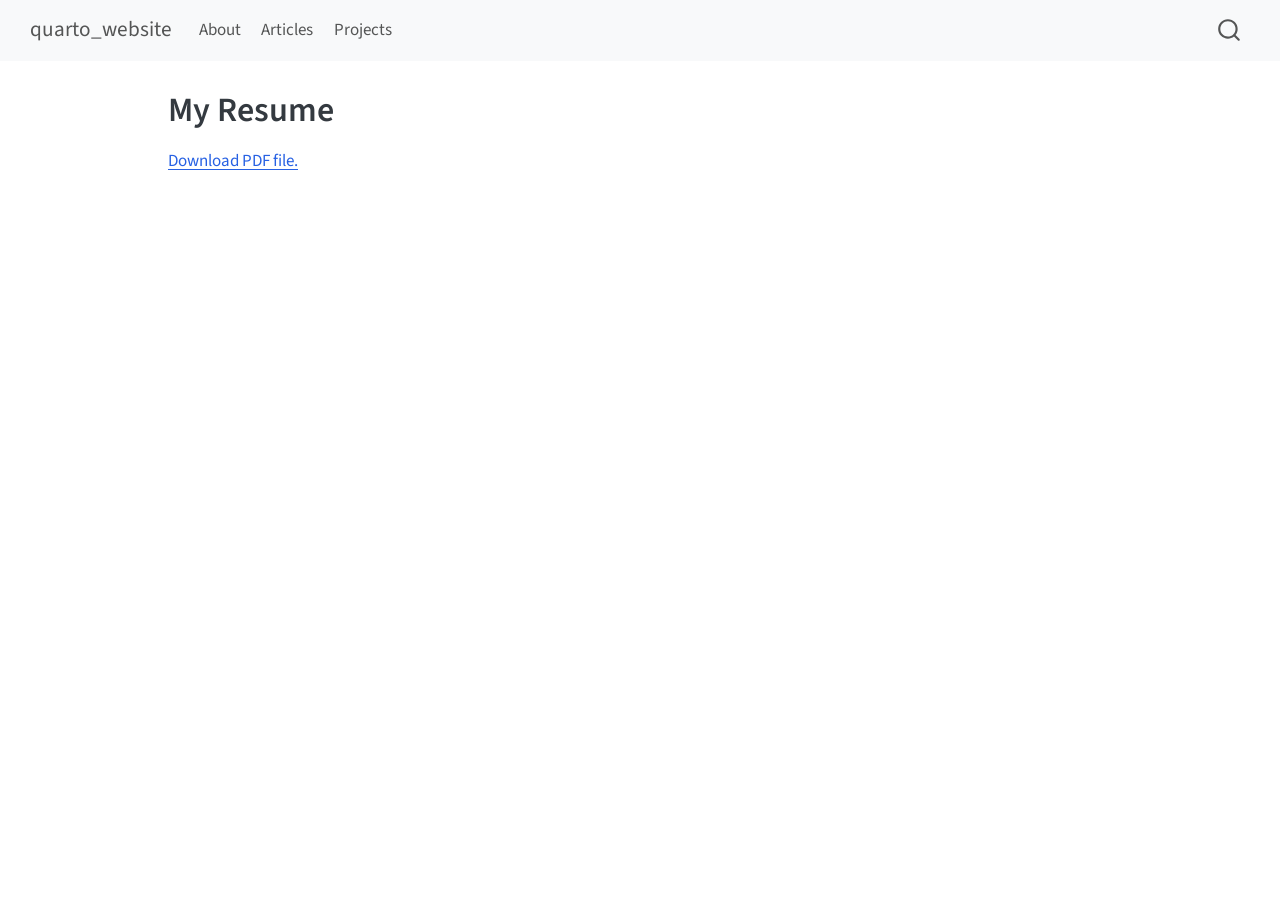
<file: docs/resume.html>
<!DOCTYPE html>
<html xmlns="http://www.w3.org/1999/xhtml" lang="en" xml:lang="en"><head>

<meta charset="utf-8">
<meta name="generator" content="quarto-1.9.13">

<meta name="viewport" content="width=device-width, initial-scale=1.0, user-scalable=yes">


<title>My Resume – quarto_website</title>
<style>
code{white-space: pre-wrap;}
span.smallcaps{font-variant: small-caps;}
div.columns{display: flex; gap: min(4vw, 1.5em);}
div.column{flex: auto; overflow-x: auto;}
div.hanging-indent{margin-left: 1.5em; text-indent: -1.5em;}
ul.task-list{list-style: none;}
ul.task-list li input[type="checkbox"] {
  width: 0.8em;
  margin: 0 0.8em 0.2em -1em; /* quarto-specific, see https://github.com/quarto-dev/quarto-cli/issues/4556 */ 
  vertical-align: middle;
}
</style>


<script src="site_libs/quarto-nav/quarto-nav.js"></script>
<script src="site_libs/quarto-nav/headroom.min.js"></script>
<script src="site_libs/clipboard/clipboard.min.js"></script>
<script src="site_libs/quarto-search/autocomplete.umd.js"></script>
<script src="site_libs/quarto-search/fuse.min.js"></script>
<script src="site_libs/quarto-search/quarto-search.js"></script>
<meta name="quarto:offset" content="./">
<script src="site_libs/quarto-html/quarto.js" type="module"></script>
<script src="site_libs/quarto-html/tabsets/tabsets.js" type="module"></script>
<script src="site_libs/quarto-html/axe/axe-check.js" type="module"></script>
<script src="site_libs/quarto-html/popper.min.js"></script>
<script src="site_libs/quarto-html/tippy.umd.min.js"></script>
<script src="site_libs/quarto-html/anchor.min.js"></script>
<link href="site_libs/quarto-html/tippy.css" rel="stylesheet">
<link href="site_libs/quarto-html/quarto-syntax-highlighting-ac077c1e730dfeb5e42400639d17284e.css" rel="stylesheet" id="quarto-text-highlighting-styles">
<script src="site_libs/bootstrap/bootstrap.min.js"></script>
<link href="site_libs/bootstrap/bootstrap-icons.css" rel="stylesheet">
<link href="site_libs/bootstrap/bootstrap-0f2d59e8e7c0c813f6c7a8c26bed01a4.min.css" rel="stylesheet" append-hash="true" id="quarto-bootstrap" data-mode="light">
<script id="quarto-search-options" type="application/json">{
  "location": "navbar",
  "copy-button": false,
  "collapse-after": 3,
  "panel-placement": "end",
  "type": "overlay",
  "limit": 50,
  "keyboard-shortcut": [
    "f",
    "/",
    "s"
  ],
  "show-item-context": false,
  "language": {
    "search-no-results-text": "No results",
    "search-matching-documents-text": "matching documents",
    "search-copy-link-title": "Copy link to search",
    "search-hide-matches-text": "Hide additional matches",
    "search-more-match-text": "more match in this document",
    "search-more-matches-text": "more matches in this document",
    "search-clear-button-title": "Clear",
    "search-text-placeholder": "",
    "search-detached-cancel-button-title": "Cancel",
    "search-submit-button-title": "Submit",
    "search-label": "Search"
  }
}</script>


<link rel="stylesheet" href="styles.css">
</head>

<body class="nav-fixed quarto-light">

<div id="quarto-search-results"></div>
  <header id="quarto-header" class="headroom fixed-top">
    <nav class="navbar navbar-expand-lg " data-bs-theme="dark">
      <div class="navbar-container container-fluid">
      <div class="navbar-brand-container mx-auto">
    <a class="navbar-brand" href="./index.html">
    <span class="navbar-title">quarto_website</span>
    </a>
  </div>
            <div id="quarto-search" class="" title="Search"></div>
          <button class="navbar-toggler" type="button" data-bs-toggle="collapse" data-bs-target="#navbarCollapse" aria-controls="navbarCollapse" role="menu" aria-expanded="false" aria-label="Toggle navigation" onclick="if (window.quartoToggleHeadroom) { window.quartoToggleHeadroom(); }">
  <span class="navbar-toggler-icon"></span>
</button>
          <div class="collapse navbar-collapse" id="navbarCollapse">
            <ul class="navbar-nav navbar-nav-scroll me-auto">
  <li class="nav-item">
    <a class="nav-link" href="./index.html"> 
<span class="menu-text">About</span></a>
  </li>  
  <li class="nav-item">
    <a class="nav-link" href="./articles.html"> 
<span class="menu-text">Articles</span></a>
  </li>  
  <li class="nav-item">
    <a class="nav-link" href="./projects.html"> 
<span class="menu-text">Projects</span></a>
  </li>  
</ul>
          </div> <!-- /navcollapse -->
            <div class="quarto-navbar-tools">
</div>
      </div> <!-- /container-fluid -->
    </nav>
</header>
<!-- content -->
<div id="quarto-content" class="quarto-container page-columns page-rows-contents page-layout-article page-navbar">
<!-- sidebar -->
<!-- margin-sidebar -->
    <div id="quarto-margin-sidebar" class="sidebar margin-sidebar zindex-bottom">
        
    </div>
<!-- main -->
<main class="content" id="quarto-document-content">

<header id="title-block-header" class="quarto-title-block default">
<div class="quarto-title">
<h1 class="title">My Resume</h1>
</div>



<div class="quarto-title-meta">

    
  
    
  </div>
  


</header>


<p><object data="files/resume.pdf" type="application/pdf" width="100%" height="800"><a href="files/resume.pdf" download="">Download PDF file.</a></object></p>



</main> <!-- /main -->
<script id="quarto-html-after-body" type="application/javascript">
  window.document.addEventListener("DOMContentLoaded", function (event) {
    const icon = "";
    const anchorJS = new window.AnchorJS();
    anchorJS.options = {
      placement: 'right',
      icon: icon
    };
    anchorJS.add('.anchored');
    const isCodeAnnotation = (el) => {
      for (const clz of el.classList) {
        if (clz.startsWith('code-annotation-')) {                     
          return true;
        }
      }
      return false;
    }
    const onCopySuccess = function(e) {
      // button target
      const button = e.trigger;
      // don't keep focus
      button.blur();
      // flash "checked"
      button.classList.add('code-copy-button-checked');
      var currentTitle = button.getAttribute("title");
      button.setAttribute("title", "Copied!");
      let tooltip;
      if (window.bootstrap) {
        button.setAttribute("data-bs-toggle", "tooltip");
        button.setAttribute("data-bs-placement", "left");
        button.setAttribute("data-bs-title", "Copied!");
        tooltip = new bootstrap.Tooltip(button, 
          { trigger: "manual", 
            customClass: "code-copy-button-tooltip",
            offset: [0, -8]});
        tooltip.show();    
      }
      setTimeout(function() {
        if (tooltip) {
          tooltip.hide();
          button.removeAttribute("data-bs-title");
          button.removeAttribute("data-bs-toggle");
          button.removeAttribute("data-bs-placement");
        }
        button.setAttribute("title", currentTitle);
        button.classList.remove('code-copy-button-checked');
      }, 1000);
      // clear code selection
      e.clearSelection();
    }
    const getTextToCopy = function(trigger) {
      const outerScaffold = trigger.parentElement.cloneNode(true);
      const codeEl = outerScaffold.querySelector('code');
      for (const childEl of codeEl.children) {
        if (isCodeAnnotation(childEl)) {
          childEl.remove();
        }
      }
      return codeEl.innerText;
    }
    const clipboard = new window.ClipboardJS('.code-copy-button:not([data-in-quarto-modal])', {
      text: getTextToCopy
    });
    clipboard.on('success', onCopySuccess);
    if (window.document.getElementById('quarto-embedded-source-code-modal')) {
      const clipboardModal = new window.ClipboardJS('.code-copy-button[data-in-quarto-modal]', {
        text: getTextToCopy,
        container: window.document.getElementById('quarto-embedded-source-code-modal')
      });
      clipboardModal.on('success', onCopySuccess);
    }
      var localhostRegex = new RegExp(/^(?:http|https):\/\/localhost\:?[0-9]*\//);
      var mailtoRegex = new RegExp(/^mailto:/);
        var filterRegex = new RegExp('/' + window.location.host + '/');
      var isInternal = (href) => {
          return filterRegex.test(href) || localhostRegex.test(href) || mailtoRegex.test(href);
      }
      // Inspect non-navigation links and adorn them if external
     var links = window.document.querySelectorAll('a[href]:not(.nav-link):not(.navbar-brand):not(.toc-action):not(.sidebar-link):not(.sidebar-item-toggle):not(.pagination-link):not(.no-external):not([aria-hidden]):not(.dropdown-item):not(.quarto-navigation-tool):not(.about-link)');
      for (var i=0; i<links.length; i++) {
        const link = links[i];
        if (!isInternal(link.href)) {
          // undo the damage that might have been done by quarto-nav.js in the case of
          // links that we want to consider external
          if (link.dataset.originalHref !== undefined) {
            link.href = link.dataset.originalHref;
          }
        }
      }
    function tippyHover(el, contentFn, onTriggerFn, onUntriggerFn) {
      const config = {
        allowHTML: true,
        maxWidth: 500,
        delay: 100,
        arrow: false,
        appendTo: function(el) {
            return el.parentElement;
        },
        interactive: true,
        interactiveBorder: 10,
        theme: 'quarto',
        placement: 'bottom-start',
      };
      if (contentFn) {
        config.content = contentFn;
      }
      if (onTriggerFn) {
        config.onTrigger = onTriggerFn;
      }
      if (onUntriggerFn) {
        config.onUntrigger = onUntriggerFn;
      }
      window.tippy(el, config); 
    }
    const noterefs = window.document.querySelectorAll('a[role="doc-noteref"]');
    for (var i=0; i<noterefs.length; i++) {
      const ref = noterefs[i];
      tippyHover(ref, function() {
        // use id or data attribute instead here
        let href = ref.getAttribute('data-footnote-href') || ref.getAttribute('href');
        try { href = new URL(href).hash; } catch {}
        const id = href.replace(/^#\/?/, "");
        const note = window.document.getElementById(id);
        if (note) {
          return note.innerHTML;
        } else {
          return "";
        }
      });
    }
    const xrefs = window.document.querySelectorAll('a.quarto-xref');
    const processXRef = (id, note) => {
      // Strip column container classes
      const stripColumnClz = (el) => {
        el.classList.remove("page-full", "page-columns");
        if (el.children) {
          for (const child of el.children) {
            stripColumnClz(child);
          }
        }
      }
      stripColumnClz(note)
      if (id === null || id.startsWith('sec-')) {
        // Special case sections, only their first couple elements
        const container = document.createElement("div");
        if (note.children && note.children.length > 2) {
          container.appendChild(note.children[0].cloneNode(true));
          for (let i = 1; i < note.children.length; i++) {
            const child = note.children[i];
            if (child.tagName === "P" && child.innerText === "") {
              continue;
            } else {
              container.appendChild(child.cloneNode(true));
              break;
            }
          }
          if (window.Quarto?.typesetMath) {
            window.Quarto.typesetMath(container);
          }
          return container.innerHTML
        } else {
          if (window.Quarto?.typesetMath) {
            window.Quarto.typesetMath(note);
          }
          return note.innerHTML;
        }
      } else {
        // Remove any anchor links if they are present
        const anchorLink = note.querySelector('a.anchorjs-link');
        if (anchorLink) {
          anchorLink.remove();
        }
        if (window.Quarto?.typesetMath) {
          window.Quarto.typesetMath(note);
        }
        if (note.classList.contains("callout")) {
          return note.outerHTML;
        } else {
          return note.innerHTML;
        }
      }
    }
    for (var i=0; i<xrefs.length; i++) {
      const xref = xrefs[i];
      tippyHover(xref, undefined, function(instance) {
        instance.disable();
        let url = xref.getAttribute('href');
        let hash = undefined; 
        if (url.startsWith('#')) {
          hash = url;
        } else {
          try { hash = new URL(url).hash; } catch {}
        }
        if (hash) {
          const id = hash.replace(/^#\/?/, "");
          const note = window.document.getElementById(id);
          if (note !== null) {
            try {
              const html = processXRef(id, note.cloneNode(true));
              instance.setContent(html);
            } finally {
              instance.enable();
              instance.show();
            }
          } else {
            // See if we can fetch this
            fetch(url.split('#')[0])
            .then(res => res.text())
            .then(html => {
              const parser = new DOMParser();
              const htmlDoc = parser.parseFromString(html, "text/html");
              const note = htmlDoc.getElementById(id);
              if (note !== null) {
                const html = processXRef(id, note);
                instance.setContent(html);
              } 
            }).finally(() => {
              instance.enable();
              instance.show();
            });
          }
        } else {
          // See if we can fetch a full url (with no hash to target)
          // This is a special case and we should probably do some content thinning / targeting
          fetch(url)
          .then(res => res.text())
          .then(html => {
            const parser = new DOMParser();
            const htmlDoc = parser.parseFromString(html, "text/html");
            const note = htmlDoc.querySelector('main.content');
            if (note !== null) {
              // This should only happen for chapter cross references
              // (since there is no id in the URL)
              // remove the first header
              if (note.children.length > 0 && note.children[0].tagName === "HEADER") {
                note.children[0].remove();
              }
              const html = processXRef(null, note);
              instance.setContent(html);
            } 
          }).finally(() => {
            instance.enable();
            instance.show();
          });
        }
      }, function(instance) {
      });
    }
        let selectedAnnoteEl;
        const selectorForAnnotation = ( cell, annotation) => {
          let cellAttr = 'data-code-cell="' + cell + '"';
          let lineAttr = 'data-code-annotation="' +  annotation + '"';
          const selector = 'span[' + cellAttr + '][' + lineAttr + ']';
          return selector;
        }
        const selectCodeLines = (annoteEl) => {
          const doc = window.document;
          const targetCell = annoteEl.getAttribute("data-target-cell");
          const targetAnnotation = annoteEl.getAttribute("data-target-annotation");
          const annoteSpan = window.document.querySelector(selectorForAnnotation(targetCell, targetAnnotation));
          const lines = annoteSpan.getAttribute("data-code-lines").split(",");
          const lineIds = lines.map((line) => {
            return targetCell + "-" + line;
          })
          let top = null;
          let height = null;
          let parent = null;
          if (lineIds.length > 0) {
              //compute the position of the single el (top and bottom and make a div)
              const el = window.document.getElementById(lineIds[0]);
              top = el.offsetTop;
              height = el.offsetHeight;
              parent = el.parentElement.parentElement;
            if (lineIds.length > 1) {
              const lastEl = window.document.getElementById(lineIds[lineIds.length - 1]);
              const bottom = lastEl.offsetTop + lastEl.offsetHeight;
              height = bottom - top;
            }
            if (top !== null && height !== null && parent !== null) {
              // cook up a div (if necessary) and position it 
              let div = window.document.getElementById("code-annotation-line-highlight");
              if (div === null) {
                div = window.document.createElement("div");
                div.setAttribute("id", "code-annotation-line-highlight");
                div.style.position = 'absolute';
                parent.appendChild(div);
              }
              div.style.top = top - 2 + "px";
              div.style.height = height + 4 + "px";
              div.style.left = 0;
              let gutterDiv = window.document.getElementById("code-annotation-line-highlight-gutter");
              if (gutterDiv === null) {
                gutterDiv = window.document.createElement("div");
                gutterDiv.setAttribute("id", "code-annotation-line-highlight-gutter");
                gutterDiv.style.position = 'absolute';
                const codeCell = window.document.getElementById(targetCell);
                const gutter = codeCell.querySelector('.code-annotation-gutter');
                gutter.appendChild(gutterDiv);
              }
              gutterDiv.style.top = top - 2 + "px";
              gutterDiv.style.height = height + 4 + "px";
            }
            selectedAnnoteEl = annoteEl;
          }
        };
        const unselectCodeLines = () => {
          const elementsIds = ["code-annotation-line-highlight", "code-annotation-line-highlight-gutter"];
          elementsIds.forEach((elId) => {
            const div = window.document.getElementById(elId);
            if (div) {
              div.remove();
            }
          });
          selectedAnnoteEl = undefined;
        };
          // Handle positioning of the toggle
      window.addEventListener(
        "resize",
        throttle(() => {
          elRect = undefined;
          if (selectedAnnoteEl) {
            selectCodeLines(selectedAnnoteEl);
          }
        }, 10)
      );
      function throttle(fn, ms) {
      let throttle = false;
      let timer;
        return (...args) => {
          if(!throttle) { // first call gets through
              fn.apply(this, args);
              throttle = true;
          } else { // all the others get throttled
              if(timer) clearTimeout(timer); // cancel #2
              timer = setTimeout(() => {
                fn.apply(this, args);
                timer = throttle = false;
              }, ms);
          }
        };
      }
        // Attach click handler to the DT
        const annoteDls = window.document.querySelectorAll('dt[data-target-cell]');
        for (const annoteDlNode of annoteDls) {
          annoteDlNode.addEventListener('click', (event) => {
            const clickedEl = event.target;
            if (clickedEl !== selectedAnnoteEl) {
              unselectCodeLines();
              const activeEl = window.document.querySelector('dt[data-target-cell].code-annotation-active');
              if (activeEl) {
                activeEl.classList.remove('code-annotation-active');
              }
              selectCodeLines(clickedEl);
              clickedEl.classList.add('code-annotation-active');
            } else {
              // Unselect the line
              unselectCodeLines();
              clickedEl.classList.remove('code-annotation-active');
            }
          });
        }
    const findCites = (el) => {
      const parentEl = el.parentElement;
      if (parentEl) {
        const cites = parentEl.dataset.cites;
        if (cites) {
          return {
            el,
            cites: cites.split(' ')
          };
        } else {
          return findCites(el.parentElement)
        }
      } else {
        return undefined;
      }
    };
    var bibliorefs = window.document.querySelectorAll('a[role="doc-biblioref"]');
    for (var i=0; i<bibliorefs.length; i++) {
      const ref = bibliorefs[i];
      const citeInfo = findCites(ref);
      if (citeInfo) {
        tippyHover(citeInfo.el, function() {
          var popup = window.document.createElement('div');
          citeInfo.cites.forEach(function(cite) {
            var citeDiv = window.document.createElement('div');
            citeDiv.classList.add('hanging-indent');
            citeDiv.classList.add('csl-entry');
            var biblioDiv = window.document.getElementById('ref-' + cite);
            if (biblioDiv) {
              citeDiv.innerHTML = biblioDiv.innerHTML;
            }
            popup.appendChild(citeDiv);
          });
          return popup.innerHTML;
        });
      }
    }
  });
  </script>
</div> <!-- /content -->




</body></html>
</file>
<file: docs/site_libs/quarto-html/tippy.css>
.tippy-box[data-animation=fade][data-state=hidden]{opacity:0}[data-tippy-root]{max-width:calc(100vw - 10px)}.tippy-box{position:relative;background-color:#333;color:#fff;border-radius:4px;font-size:14px;line-height:1.4;white-space:normal;outline:0;transition-property:transform,visibility,opacity}.tippy-box[data-placement^=top]>.tippy-arrow{bottom:0}.tippy-box[data-placement^=top]>.tippy-arrow:before{bottom:-7px;left:0;border-width:8px 8px 0;border-top-color:initial;transform-origin:center top}.tippy-box[data-placement^=bottom]>.tippy-arrow{top:0}.tippy-box[data-placement^=bottom]>.tippy-arrow:before{top:-7px;left:0;border-width:0 8px 8px;border-bottom-color:initial;transform-origin:center bottom}.tippy-box[data-placement^=left]>.tippy-arrow{right:0}.tippy-box[data-placement^=left]>.tippy-arrow:before{border-width:8px 0 8px 8px;border-left-color:initial;right:-7px;transform-origin:center left}.tippy-box[data-placement^=right]>.tippy-arrow{left:0}.tippy-box[data-placement^=right]>.tippy-arrow:before{left:-7px;border-width:8px 8px 8px 0;border-right-color:initial;transform-origin:center right}.tippy-box[data-inertia][data-state=visible]{transition-timing-function:cubic-bezier(.54,1.5,.38,1.11)}.tippy-arrow{width:16px;height:16px;color:#333}.tippy-arrow:before{content:"";position:absolute;border-color:transparent;border-style:solid}.tippy-content{position:relative;padding:5px 9px;z-index:1}
</file>
<file: docs/site_libs/quarto-html/quarto-syntax-highlighting-ac077c1e730dfeb5e42400639d17284e.css>
/* quarto syntax highlight colors */
:root {
  --quarto-hl-ot-color: #003B4F;
  --quarto-hl-at-color: #657422;
  --quarto-hl-ss-color: #20794D;
  --quarto-hl-an-color: #5E5E5E;
  --quarto-hl-fu-color: #4758AB;
  --quarto-hl-st-color: #20794D;
  --quarto-hl-cf-color: #003B4F;
  --quarto-hl-op-color: #5E5E5E;
  --quarto-hl-er-color: #AD0000;
  --quarto-hl-bn-color: #AD0000;
  --quarto-hl-al-color: #AD0000;
  --quarto-hl-va-color: #111111;
  --quarto-hl-bu-color: inherit;
  --quarto-hl-ex-color: inherit;
  --quarto-hl-pp-color: #AD0000;
  --quarto-hl-in-color: #5E5E5E;
  --quarto-hl-vs-color: #20794D;
  --quarto-hl-wa-color: #5E5E5E;
  --quarto-hl-do-color: #5E5E5E;
  --quarto-hl-im-color: #00769E;
  --quarto-hl-ch-color: #20794D;
  --quarto-hl-dt-color: #AD0000;
  --quarto-hl-fl-color: #AD0000;
  --quarto-hl-co-color: #5E5E5E;
  --quarto-hl-cv-color: #5E5E5E;
  --quarto-hl-cn-color: #8f5902;
  --quarto-hl-sc-color: #5E5E5E;
  --quarto-hl-dv-color: #AD0000;
  --quarto-hl-kw-color: #003B4F;
}

/* other quarto variables */
:root {
  --quarto-font-monospace: SFMono-Regular, Menlo, Monaco, Consolas, "Liberation Mono", "Courier New", monospace;
}

/* syntax highlight based on Pandoc's rules */
pre > code.sourceCode > span {
  color: #003B4F;
}

code.sourceCode > span {
  color: #003B4F;
}

div.sourceCode,
div.sourceCode pre.sourceCode {
  color: #003B4F;
}

/* Normal */
code span {
  color: #003B4F;
}

/* Alert */
code span.al {
  color: #AD0000;
  font-style: inherit;
}

/* Annotation */
code span.an {
  color: #5E5E5E;
  font-style: inherit;
}

/* Attribute */
code span.at {
  color: #657422;
  font-style: inherit;
}

/* BaseN */
code span.bn {
  color: #AD0000;
  font-style: inherit;
}

/* BuiltIn */
code span.bu {
  font-style: inherit;
}

/* ControlFlow */
code span.cf {
  color: #003B4F;
  font-weight: bold;
  font-style: inherit;
}

/* Char */
code span.ch {
  color: #20794D;
  font-style: inherit;
}

/* Constant */
code span.cn {
  color: #8f5902;
  font-style: inherit;
}

/* Comment */
code span.co {
  color: #5E5E5E;
  font-style: inherit;
}

/* CommentVar */
code span.cv {
  color: #5E5E5E;
  font-style: italic;
}

/* Documentation */
code span.do {
  color: #5E5E5E;
  font-style: italic;
}

/* DataType */
code span.dt {
  color: #AD0000;
  font-style: inherit;
}

/* DecVal */
code span.dv {
  color: #AD0000;
  font-style: inherit;
}

/* Error */
code span.er {
  color: #AD0000;
  font-style: inherit;
}

/* Extension */
code span.ex {
  font-style: inherit;
}

/* Float */
code span.fl {
  color: #AD0000;
  font-style: inherit;
}

/* Function */
code span.fu {
  color: #4758AB;
  font-style: inherit;
}

/* Import */
code span.im {
  color: #00769E;
  font-style: inherit;
}

/* Information */
code span.in {
  color: #5E5E5E;
  font-style: inherit;
}

/* Keyword */
code span.kw {
  color: #003B4F;
  font-weight: bold;
  font-style: inherit;
}

/* Operator */
code span.op {
  color: #5E5E5E;
  font-style: inherit;
}

/* Other */
code span.ot {
  color: #003B4F;
  font-style: inherit;
}

/* Preprocessor */
code span.pp {
  color: #AD0000;
  font-style: inherit;
}

/* SpecialChar */
code span.sc {
  color: #5E5E5E;
  font-style: inherit;
}

/* SpecialString */
code span.ss {
  color: #20794D;
  font-style: inherit;
}

/* String */
code span.st {
  color: #20794D;
  font-style: inherit;
}

/* Variable */
code span.va {
  color: #111111;
  font-style: inherit;
}

/* VerbatimString */
code span.vs {
  color: #20794D;
  font-style: inherit;
}

/* Warning */
code span.wa {
  color: #5E5E5E;
  font-style: italic;
}

.prevent-inlining {
  content: "</";
}

/*# sourceMappingURL=1ea6d01bc6c35c1b2edc43c07bed6db0.css.map */
</file>
<file: docs/styles.css>
/* css styles */

/* ── Visualization Gallery ──────────────────────────── */
.viz-gallery {
  display: grid;
  grid-template-columns: repeat(auto-fill, minmax(260px, 1fr));
  gap: 1.5rem;
  margin: 1.5rem 0 2.5rem;
}

.viz-card {
  cursor: pointer;
  border-radius: 10px;
  overflow: hidden;
  box-shadow: 0 2px 10px rgba(0, 0, 0, 0.10);
  background: #fff;
  transition: transform 0.2s ease, box-shadow 0.2s ease;
}

.viz-card:hover {
  transform: translateY(-5px);
  box-shadow: 0 8px 24px rgba(0, 0, 0, 0.16);
}

.viz-card-thumb {
  position: relative;
  overflow: hidden;
  height: 175px;
}

.viz-card-thumb img {
  width: 100%;
  height: 100%;
  object-fit: cover;
  display: block;
  transition: transform 0.3s ease;
}

.viz-card:hover .viz-card-thumb img {
  transform: scale(1.04);
}

.viz-card-overlay {
  position: absolute;
  inset: 0;
  background: rgba(0, 0, 0, 0.45);
  display: flex;
  align-items: center;
  justify-content: center;
  opacity: 0;
  transition: opacity 0.2s ease;
}

.viz-card:hover .viz-card-overlay {
  opacity: 1;
}

.viz-card-overlay span {
  color: #fff;
  font-size: 0.95rem;
  font-weight: 600;
  letter-spacing: 0.04em;
  text-transform: uppercase;
}

.viz-card-info {
  padding: 0.85rem 1rem 1rem;
}

.viz-card-info h3 {
  margin: 0 0 0.35rem;
  font-size: 1rem;
  font-weight: 600;
}

.viz-card-info p {
  margin: 0;
  font-size: 0.83rem;
  color: #666;
  line-height: 1.45;
}

/* ── Modal ──────────────────────────────────────────── */
#viz-modal-overlay {
  display: none;
  position: fixed;
  inset: 0;
  background: rgba(0, 0, 0, 0.72);
  z-index: 9999;
  align-items: center;
  justify-content: center;
}

#viz-modal-overlay.open {
  display: flex;
}

.viz-modal-box {
  position: relative;
  background: #fff;
  border-radius: 12px;
  width: 92vw;
  height: 88vh;
  overflow: hidden;
  display: flex;
  flex-direction: column;
  box-shadow: 0 20px 60px rgba(0, 0, 0, 0.4);
}

.viz-modal-close {
  position: absolute;
  top: 0.4rem;
  right: 0.8rem;
  font-size: 2rem;
  line-height: 1;
  background: none;
  border: none;
  cursor: pointer;
  z-index: 10;
  color: #444;
  padding: 0;
}

.viz-modal-close:hover {
  color: #000;
}

.viz-modal-iframe {
  width: 100%;
  flex: 1;
  border: none;
}

/* ── Coming Soon placeholder ────────────────────────── */
.coming-soon {
  color: #999;
  font-style: italic;
  font-size: 0.9rem;
  padding: 0.5rem 0 1.5rem;
}

/* ── Tools Grid ─────────────────────────────────────── */
.tools-grid {
  display: flex;
  flex-direction: column;
  gap: 0.75rem;
  margin: 1.2rem 0 2rem;
}

.tools-row {
  display: flex;
  align-items: center;
  gap: 0.75rem;
  flex-wrap: wrap;
}

.tools-cat-label {
  font-size: 0.75rem;
  font-weight: 600;
  letter-spacing: 0.06em;
  text-transform: uppercase;
  color: #999;
  min-width: 130px;
  flex-shrink: 0;
}

.tools-chips {
  display: flex;
  flex-wrap: wrap;
  gap: 0.4rem;
}

.chip {
  display: inline-block;
  padding: 0.28rem 0.75rem;
  border-radius: 20px;
  font-size: 0.8rem;
  font-weight: 500;
  cursor: default;
  transition: transform 0.15s ease, box-shadow 0.15s ease;
  white-space: nowrap;
}

.chip:hover {
  transform: translateY(-2px);
  box-shadow: 0 4px 10px rgba(0, 0, 0, 0.12);
}

.chip-lang { background: #e3f0fb; color: #1255a0; }
.chip-bi   { background: #f0e9f8; color: #6a1b9a; }
.chip-eng  { background: #e6f4ea; color: #1e6e3a; }

/* ── Timeline ───────────────────────────────────────── */
.timeline {
  position: relative;
  padding-left: 3.4rem;
  margin: 1rem 0 2.5rem;
}

.timeline::before {
  content: '';
  position: absolute;
  left: 1.15rem;
  top: 1.4rem;
  bottom: 1.4rem;
  width: 2px;
  background: #e8e8e8;
}

.tl-item {
  position: relative;
  margin-bottom: 0.85rem;
  cursor: default;
}

/* ── Timeline dot ── */
.tl-dot {
  position: absolute;
  left: -3.4rem;
  top: 0.75rem;
  width: 2.6rem;
  height: 2.6rem;
  border-radius: 50%;
  background: #fff;
  border: 2px solid #ddd;
  display: flex;
  align-items: center;
  justify-content: center;
  overflow: hidden;
  z-index: 1;
  transition: transform 0.2s ease, box-shadow 0.2s ease;
}

.tl-item:hover .tl-dot {
  transform: scale(1.12);
  box-shadow: 0 3px 12px rgba(0, 0, 0, 0.15);
}

.tl-dot img {
  display: block;
  width: 100%;
  height: 100%;
  object-fit: contain;
  padding: 4px;
}

.tl-init {
  display: none;
  width: 100%;
  height: 100%;
  align-items: center;
  justify-content: center;
  font-size: 0.6rem;
  font-weight: 800;
  letter-spacing: -0.01em;
  text-align: center;
  color: inherit;
}

/* ── 4 rotating card colors ── */
/* Blue */
.tl-c1 .tl-dot  { border-color: #3b82c4; color: #3b82c4; }
.tl-c1 .tl-body { border-left: 3px solid #3b82c4; background: #f5f9fe; }

/* Teal */
.tl-c2 .tl-dot  { border-color: #2a9d8f; color: #2a9d8f; }
.tl-c2 .tl-body { border-left: 3px solid #2a9d8f; background: #f2faf8; }

/* Amber */
.tl-c3 .tl-dot  { border-color: #d97706; color: #d97706; }
.tl-c3 .tl-body { border-left: 3px solid #d97706; background: #fefcf4; }

/* Purple */
.tl-c4 .tl-dot  { border-color: #7c3aed; color: #7c3aed; }
.tl-c4 .tl-body { border-left: 3px solid #7c3aed; background: #f8f5ff; }

/* ── Timeline card body ── */
.tl-body {
  border: 1px solid #ebebeb;
  border-radius: 10px;
  padding: 0.85rem 1rem;
  transition: box-shadow 0.2s ease, border-color 0.2s ease;
}

.tl-item:hover .tl-body {
  box-shadow: 0 4px 18px rgba(0, 0, 0, 0.08);
  border-color: #d8d8d8;
}

.tl-header {
  display: flex;
  justify-content: space-between;
  align-items: flex-start;
  gap: 1rem;
}

.tl-meta {
  display: flex;
  flex-direction: column;
  gap: 0.18rem;
}

/* Company / school name — primary title */
.tl-org {
  font-weight: 700;
  font-size: 0.97rem;
  color: #1a1a1a;
  line-height: 1.3;
}

/* Position / degree — secondary */
.tl-title {
  font-size: 0.82rem;
  color: #777;
  line-height: 1.3;
}

.tl-date {
  font-size: 0.78rem;
  color: #b0b0b0;
  white-space: nowrap;
  flex-shrink: 0;
  padding-top: 0.1rem;
}

/* Bullet points — hidden until hover */
.tl-bullets {
  max-height: 0;
  overflow: hidden;
  margin: 0;
  padding-left: 1.1rem;
  opacity: 0;
  transition: max-height 0.4s ease, margin-top 0.25s ease, opacity 0.3s ease;
}

.tl-item:hover .tl-bullets {
  max-height: 600px;
  margin-top: 0.7rem;
  opacity: 1;
}

.tl-bullets li {
  font-size: 0.82rem;
  color: #444;
  line-height: 1.6;
  margin-bottom: 0.35rem;
}

.tl-bullets li:last-child {
  margin-bottom: 0;
}

/* ── Widen page – reduce excessive side margins ─────── */
@media (min-width: 992px) {
  #quarto-content {
    padding-left: 2rem;
    padding-right: 2rem;
  }
}

/* ── SQL Challenge Cards ─────────────────────────────── */
.sql-grid {
  display: grid;
  grid-template-columns: repeat(auto-fill, minmax(300px, 1fr));
  gap: 0.75rem;
  margin: 1.2rem 0 2.5rem;
}

.sql-card {
  border: 1px solid #e8e8e8;
  border-radius: 10px;
  overflow: hidden;
  cursor: pointer;
  background: #fff;
  transition: box-shadow 0.2s ease, border-color 0.2s ease;
  user-select: none;
}

.sql-card:hover {
  box-shadow: 0 3px 14px rgba(59, 130, 196, 0.11);
  border-color: #c8dcf0;
}

.sql-card.open {
  border-color: #3b82c4;
  box-shadow: 0 4px 20px rgba(59, 130, 196, 0.14);
}

.sql-card-header {
  display: flex;
  align-items: center;
  gap: 0.65rem;
  padding: 0.8rem 1rem;
}

.sql-case-badge {
  font-size: 0.63rem;
  font-weight: 700;
  letter-spacing: 0.06em;
  text-transform: uppercase;
  color: #fff;
  background: #3b82c4;
  padding: 0.14rem 0.48rem;
  border-radius: 4px;
  flex-shrink: 0;
}

.sql-emoji {
  font-size: 1.25rem;
  line-height: 1;
  flex-shrink: 0;
}

.sql-title-block {
  flex: 1;
  min-width: 0;
}

.sql-title-block h3 {
  margin: 0;
  font-size: 0.92rem;
  font-weight: 600;
  color: #1a1a1a;
}

.sql-subtitle {
  margin: 0.06rem 0 0;
  font-size: 0.72rem;
  color: #aaa;
}

.sql-chevron {
  font-size: 0.8rem;
  color: #ccc;
  transition: transform 0.25s ease;
  flex-shrink: 0;
}

.sql-card.open .sql-chevron {
  transform: rotate(90deg);
  color: #3b82c4;
}

.sql-card-details {
  max-height: 0;
  overflow: hidden;
  transition: max-height 0.35s ease;
}

.sql-card.open .sql-card-details {
  max-height: 260px;
}

.sql-card-details-inner {
  margin: 0 1rem 1rem;
  padding-top: 0.65rem;
  border-top: 1px solid #f0f0f0;
}

.sql-desc {
  font-size: 0.8rem;
  color: #555;
  margin: 0 0 0.6rem;
  line-height: 1.5;
}

.sql-chips {
  display: flex;
  flex-wrap: wrap;
  gap: 0.28rem;
  margin-bottom: 0.65rem;
}

.sql-chip {
  font-size: 0.68rem;
  font-weight: 500;
  padding: 0.1rem 0.48rem;
  border-radius: 20px;
  background: #eef4fc;
  color: #2a5f9e;
}

.sql-link {
  font-size: 0.78rem;
  font-weight: 600;
  color: #3b82c4;
  text-decoration: none;
}

.sql-link:hover {
  text-decoration: underline;
}
</file>
